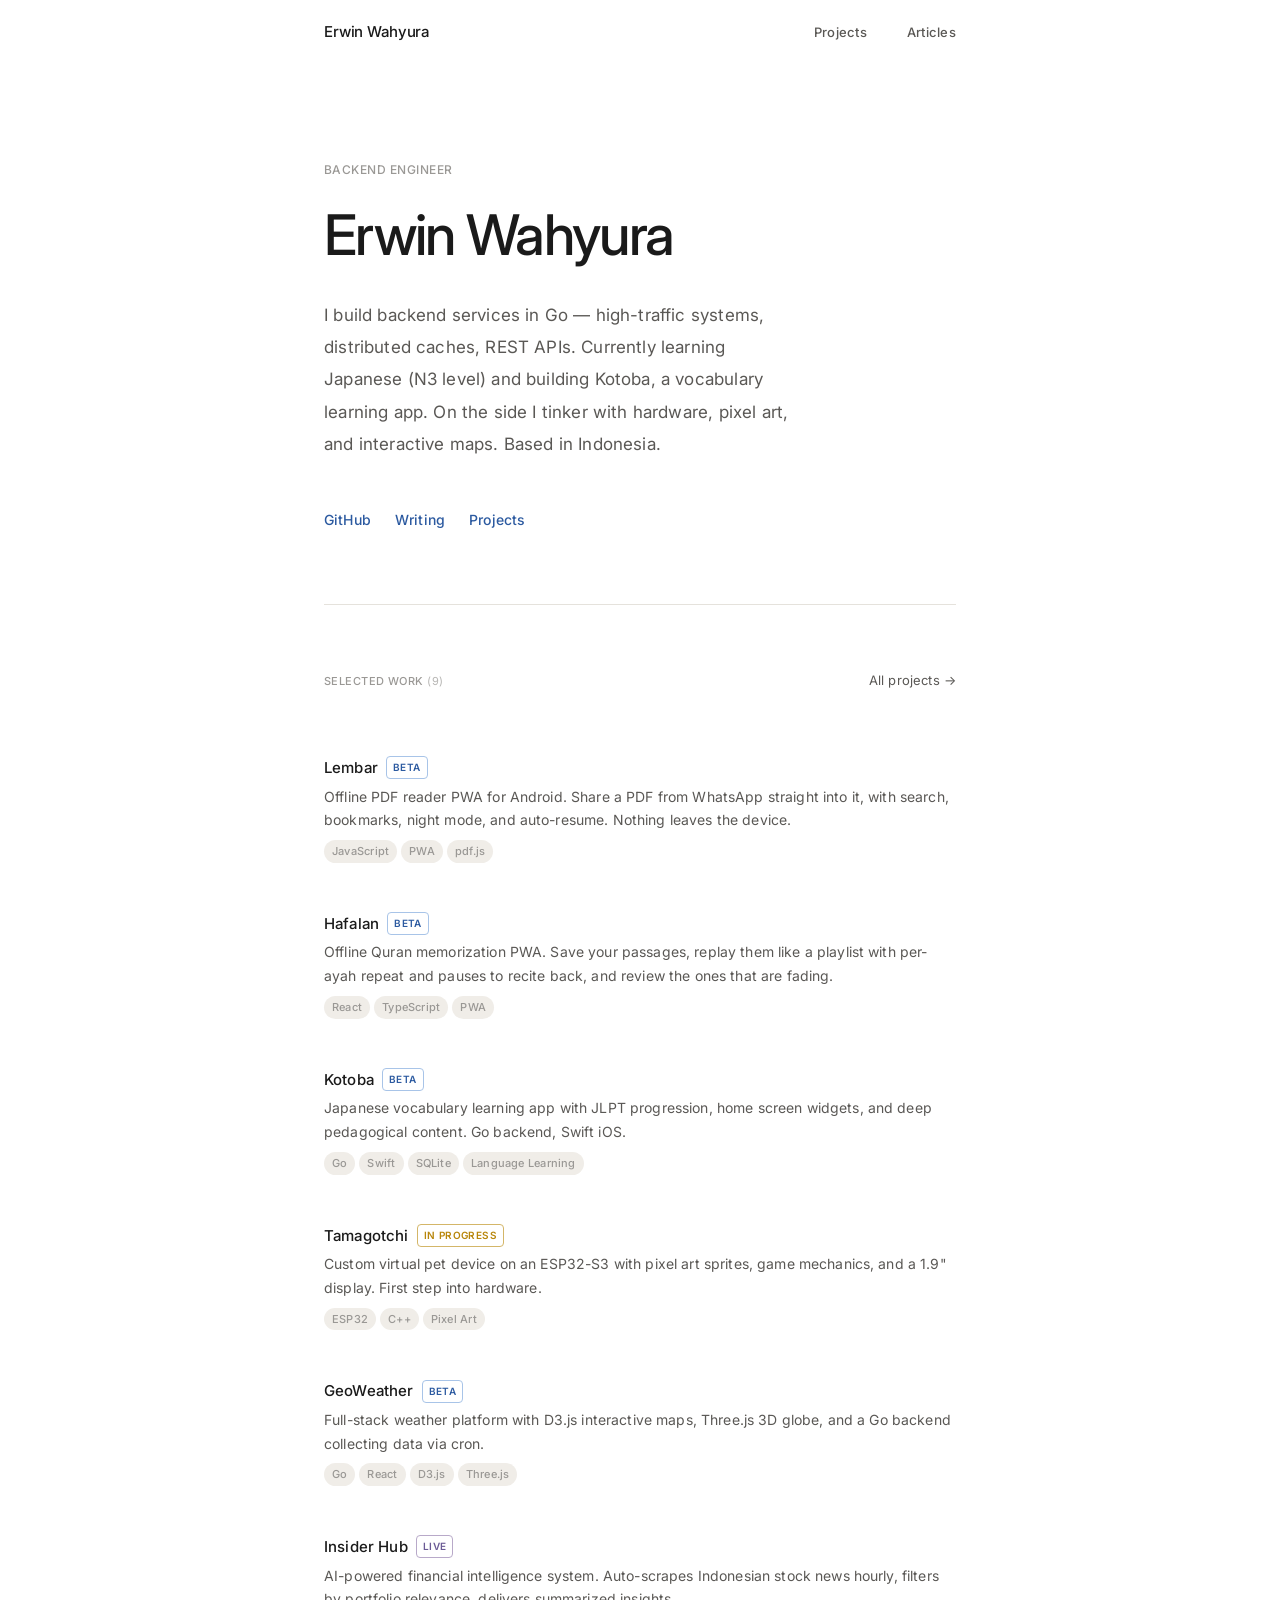
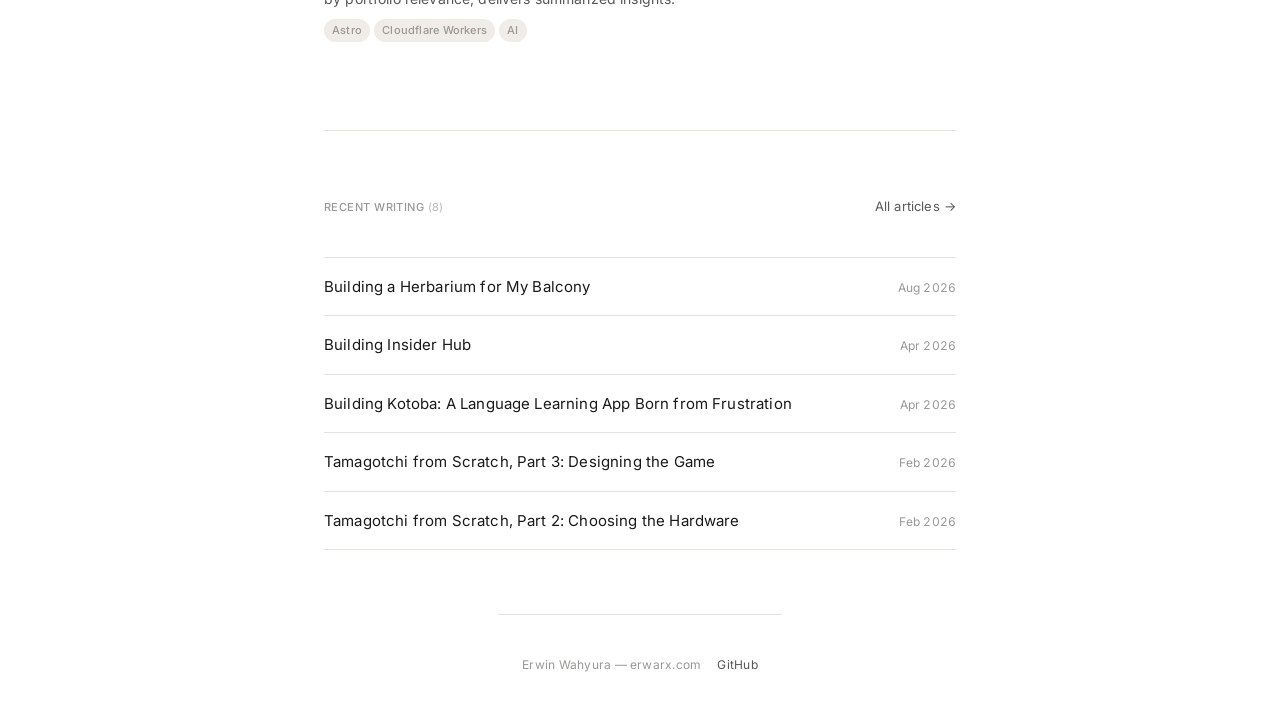
<file: index.html>
<!DOCTYPE html>
<html lang="en">
<head>
  <meta charset="UTF-8" />
  <meta name="viewport" content="width=device-width, initial-scale=1.0" />
  <title>Erwin Wahyura</title>
  <meta name="description" content="Backend engineer building Go services, tools, and whatever else seems interesting. Based in Indonesia." />
  <meta name="theme-color" content="#ffffff" />
  <meta property="og:title" content="Erwin Wahyura" />
  <meta property="og:description" content="Backend engineer building Go services, tools, and whatever else seems interesting." />
  <meta property="og:type" content="website" />
  <meta property="og:url" content="https://erwinwahyura.github.io/erwinwahyura/" />
  <meta property="og:image" content="https://github-readme-stats.vercel.app/api?username=erwinwahyura&count_private=true&theme=solarized-dark&hide_title=true" />
  <link rel="canonical" href="https://erwinwahyura.github.io/erwinwahyura/" />
  <link rel="icon" href="data:image/svg+xml,<svg xmlns='http://www.w3.org/2000/svg' viewBox='0 0 100 100'><text y='.9em' font-size='90'>🎋</text></svg>" />
  <link rel="preconnect" href="https://fonts.googleapis.com" />
  <link rel="preconnect" href="https://fonts.gstatic.com" crossorigin />
  <link href="https://fonts.googleapis.com/css2?family=Inter:wght@400;500;600&display=swap" rel="stylesheet" />
  <link rel="stylesheet" href="style.css" />
</head>
<body>

  <header class="site-header">
    <nav class="nav">
      <a href="index.html" class="nav-logo">Erwin Wahyura</a>
      <div class="nav-links">
        <a href="projects.html">Projects</a>
        <a href="articles.html">Articles</a>
      </div>
    </nav>
  </header>

  <main>
    <section class="hero">
      <p class="hero-label">Backend Engineer</p>
      <h1 class="hero-name">Erwin Wahyura</h1>
      <p class="hero-bio">
        I build backend services in Go — high-traffic systems, distributed caches, REST APIs.
        Currently learning Japanese (N3 level) and building Kotoba, a vocabulary learning app.
        On the side I tinker with hardware, pixel art, and interactive maps.
        Based in Indonesia.
      </p>
      <div class="hero-links">
        <a href="https://github.com/erwinwahyura" target="_blank" rel="noopener noreferrer">GitHub</a>
        <a href="articles.html">Writing</a>
        <a href="projects.html">Projects</a>
      </div>
    </section>

    <section class="section">
      <div class="section-head">
        <span class="section-label">Selected work <span class="section-count">(9)</span></span>
        <a href="projects.html" class="section-more">All projects &rarr;</a>
      </div>
      <div class="project-list">

        <a href="projects.html#lembar" class="project-card">
          <div class="project-card-top">
            <span class="project-title">Lembar</span>
            <span class="badge badge-beta">Beta</span>
          </div>
          <p class="project-desc">Offline PDF reader PWA for Android. Share a PDF from WhatsApp straight into it, with search, bookmarks, night mode, and auto-resume. Nothing leaves the device.</p>
          <div class="project-tags">
            <span>JavaScript</span><span>PWA</span><span>pdf.js</span>
          </div>
        </a>

        <a href="projects.html#hafalan" class="project-card">
          <div class="project-card-top">
            <span class="project-title">Hafalan</span>
            <span class="badge badge-beta">Beta</span>
          </div>
          <p class="project-desc">Offline Quran memorization PWA. Save your passages, replay them like a playlist with per-ayah repeat and pauses to recite back, and review the ones that are fading.</p>
          <div class="project-tags">
            <span>React</span><span>TypeScript</span><span>PWA</span>
          </div>
        </a>

        <a href="projects.html#kotoba" class="project-card">
          <div class="project-card-top">
            <span class="project-title">Kotoba</span>
            <span class="badge badge-beta">Beta</span>
          </div>
          <p class="project-desc">Japanese vocabulary learning app with JLPT progression, home screen widgets, and deep pedagogical content. Go backend, Swift iOS.</p>
          <div class="project-tags">
            <span>Go</span><span>Swift</span><span>SQLite</span><span>Language Learning</span>
          </div>
        </a>

        <a href="projects.html#tamagotchi" class="project-card">
          <div class="project-card-top">
            <span class="project-title">Tamagotchi</span>
            <span class="badge badge-progress">In progress</span>
          </div>
          <p class="project-desc">Custom virtual pet device on an ESP32-S3 with pixel art sprites, game mechanics, and a 1.9&quot; display. First step into hardware.</p>
          <div class="project-tags">
            <span>ESP32</span><span>C++</span><span>Pixel Art</span>
          </div>
        </a>

        <a href="projects.html#geoweather" class="project-card">
          <div class="project-card-top">
            <span class="project-title">GeoWeather</span>
            <span class="badge badge-beta">Beta</span>
          </div>
          <p class="project-desc">Full-stack weather platform with D3.js interactive maps, Three.js 3D globe, and a Go backend collecting data via cron.</p>
          <div class="project-tags">
            <span>Go</span><span>React</span><span>D3.js</span><span>Three.js</span>
          </div>
        </a>

        <a href="projects.html#insider-hub" class="project-card">
          <div class="project-card-top">
            <span class="project-title">Insider Hub</span>
            <span class="badge badge-live">Live</span>
          </div>
          <p class="project-desc">AI-powered financial intelligence system. Auto-scrapes Indonesian stock news hourly, filters by portfolio relevance, delivers summarized insights.</p>
          <div class="project-tags">
            <span>Astro</span><span>Cloudflare Workers</span><span>AI</span>
          </div>
        </a>

      </div>
    </section>

    <section class="section">
      <div class="section-head">
        <span class="section-label">Recent writing <span class="section-count">(8)</span></span>
        <a href="articles.html" class="section-more">All articles &rarr;</a>
      </div>
      <div class="article-list">

        <a href="articles/balcony-herbarium.html" class="article-row">
          <span class="article-title">Building a Herbarium for My Balcony</span>
          <span class="article-meta">Aug 2026</span>
        </a>

        <a href="articles/building-insider-hub.html" class="article-row">
          <span class="article-title">Building Insider Hub</span>
          <span class="article-meta">Apr 2026</span>
        </a>

        <a href="articles/building-kotoba.html" class="article-row">
          <span class="article-title">Building Kotoba: A Language Learning App Born from Frustration</span>
          <span class="article-meta">Apr 2026</span>
        </a>

        <a href="articles/tamagotchi-part-3.html" class="article-row">
          <span class="article-title">Tamagotchi from Scratch, Part 3: Designing the Game</span>
          <span class="article-meta">Feb 2026</span>
        </a>

        <a href="articles/tamagotchi-part-2.html" class="article-row">
          <span class="article-title">Tamagotchi from Scratch, Part 2: Choosing the Hardware</span>
          <span class="article-meta">Feb 2026</span>
        </a>

      </div>
    </section>
  </main>

  <footer class="site-footer">
    <span>Erwin Wahyura &mdash; erwarx.com</span>
    <a href="https://github.com/erwinwahyura" target="_blank" rel="noopener noreferrer">GitHub</a>
  </footer>

</body>
</html>
</file>
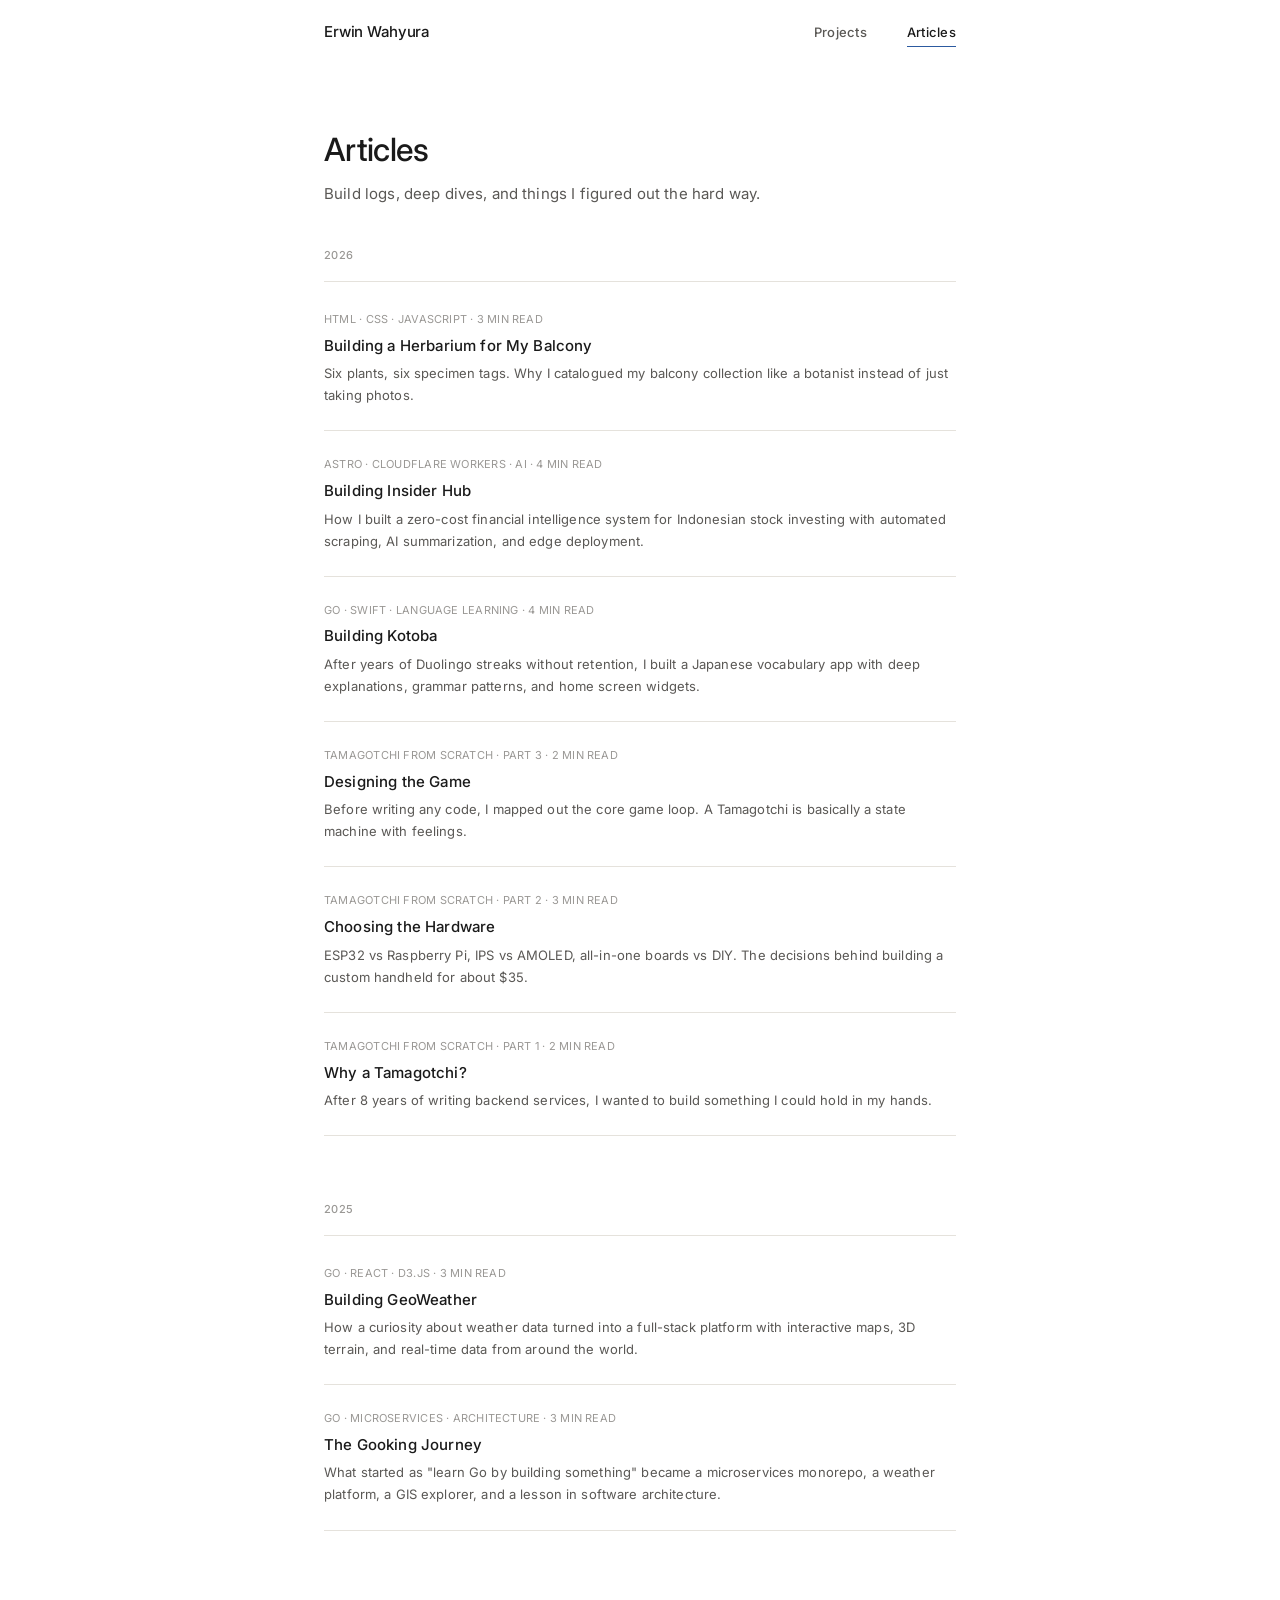
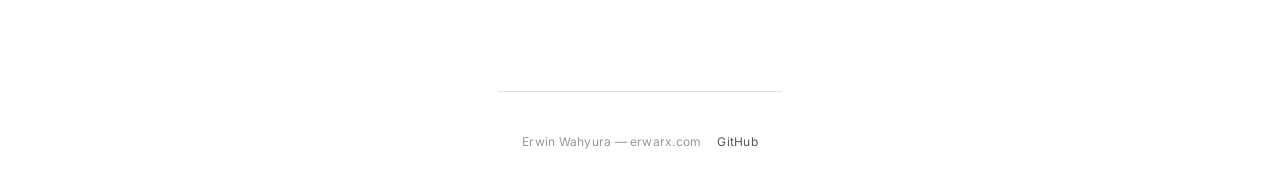
<file: articles.html>
<!DOCTYPE html>
<html lang="en">
<head>
  <meta charset="UTF-8" />
  <meta name="viewport" content="width=device-width, initial-scale=1.0" />
  <title>Articles &mdash; Erwin Wahyura</title>
  <meta name="description" content="Writing by Erwin Wahyura on Go, hardware, and building things. Build logs, deep dives, and things figured out the hard way." />
  <meta name="theme-color" content="#ffffff" />
  <meta property="og:title" content="Articles — Erwin Wahyura" />
  <meta property="og:description" content="Build logs, deep dives, and things I figured out the hard way." />
  <meta property="og:type" content="website" />
  <meta property="og:url" content="https://erwinwahyura.github.io/erwinwahyura/articles.html" />
  <link rel="canonical" href="https://erwinwahyura.github.io/erwinwahyura/articles.html" />
  <link rel="icon" href="data:image/svg+xml,<svg xmlns='http://www.w3.org/2000/svg' viewBox='0 0 100 100'><text y='.9em' font-size='90'>🎋</text></svg>" />
  <link rel="preconnect" href="https://fonts.googleapis.com" />
  <link rel="preconnect" href="https://fonts.gstatic.com" crossorigin />
  <link href="https://fonts.googleapis.com/css2?family=Inter:wght@400;500;600&display=swap" rel="stylesheet" />
  <link rel="stylesheet" href="style.css" />
</head>
<body>

  <header class="site-header">
    <nav class="nav">
      <a href="index.html" class="nav-logo">Erwin Wahyura</a>
      <div class="nav-links">
        <a href="projects.html">Projects</a>
        <a href="articles.html" class="active">Articles</a>
      </div>
    </nav>
  </header>

  <main>
    <div class="page-header">
      <h1>Articles</h1>
      <p>Build logs, deep dives, and things I figured out the hard way.</p>
    </div>

    <div class="articles-list">

      <div class="articles-group">
        <div class="articles-year">2026</div>

        <a href="articles/balcony-herbarium.html" class="article-item">
          <div class="article-item-tag">HTML &middot; CSS &middot; JavaScript &middot; 3 min read</div>
          <div class="article-item-title">Building a Herbarium for My Balcony</div>
          <div class="article-item-excerpt">Six plants, six specimen tags. Why I catalogued my balcony collection like a botanist instead of just taking photos.</div>
        </a>

        <a href="articles/building-insider-hub.html" class="article-item">
          <div class="article-item-tag">Astro &middot; Cloudflare Workers &middot; AI &middot; 4 min read</div>
          <div class="article-item-title">Building Insider Hub</div>
          <div class="article-item-excerpt">How I built a zero-cost financial intelligence system for Indonesian stock investing with automated scraping, AI summarization, and edge deployment.</div>
        </a>

        <a href="articles/building-kotoba.html" class="article-item">
          <div class="article-item-tag">Go &middot; Swift &middot; Language Learning &middot; 4 min read</div>
          <div class="article-item-title">Building Kotoba</div>
          <div class="article-item-excerpt">After years of Duolingo streaks without retention, I built a Japanese vocabulary app with deep explanations, grammar patterns, and home screen widgets.</div>
        </a>

        <a href="articles/tamagotchi-part-3.html" class="article-item">
          <div class="article-item-tag">Tamagotchi from Scratch &middot; Part 3 &middot; 2 min read</div>
          <div class="article-item-title">Designing the Game</div>
          <div class="article-item-excerpt">Before writing any code, I mapped out the core game loop. A Tamagotchi is basically a state machine with feelings.</div>
        </a>

        <a href="articles/tamagotchi-part-2.html" class="article-item">
          <div class="article-item-tag">Tamagotchi from Scratch &middot; Part 2 &middot; 3 min read</div>
          <div class="article-item-title">Choosing the Hardware</div>
          <div class="article-item-excerpt">ESP32 vs Raspberry Pi, IPS vs AMOLED, all-in-one boards vs DIY. The decisions behind building a custom handheld for about $35.</div>
        </a>

        <a href="articles/tamagotchi-part-1.html" class="article-item">
          <div class="article-item-tag">Tamagotchi from Scratch &middot; Part 1 &middot; 2 min read</div>
          <div class="article-item-title">Why a Tamagotchi?</div>
          <div class="article-item-excerpt">After 8 years of writing backend services, I wanted to build something I could hold in my hands.</div>
        </a>
      </div>

      <div class="articles-group">
        <div class="articles-year">2025</div>

        <a href="articles/building-geoweather.html" class="article-item">
          <div class="article-item-tag">Go &middot; React &middot; D3.js &middot; 3 min read</div>
          <div class="article-item-title">Building GeoWeather</div>
          <div class="article-item-excerpt">How a curiosity about weather data turned into a full-stack platform with interactive maps, 3D terrain, and real-time data from around the world.</div>
        </a>

        <a href="articles/the-gooking-journey.html" class="article-item">
          <div class="article-item-tag">Go &middot; Microservices &middot; Architecture &middot; 3 min read</div>
          <div class="article-item-title">The Gooking Journey</div>
          <div class="article-item-excerpt">What started as "learn Go by building something" became a microservices monorepo, a weather platform, a GIS explorer, and a lesson in software architecture.</div>
        </a>
      </div>

    </div>
  </main>

  <footer class="site-footer">
    <span>Erwin Wahyura &mdash; erwarx.com</span>
    <a href="https://github.com/erwinwahyura" target="_blank" rel="noopener noreferrer">GitHub</a>
  </footer>

</body>
</html>
</file>
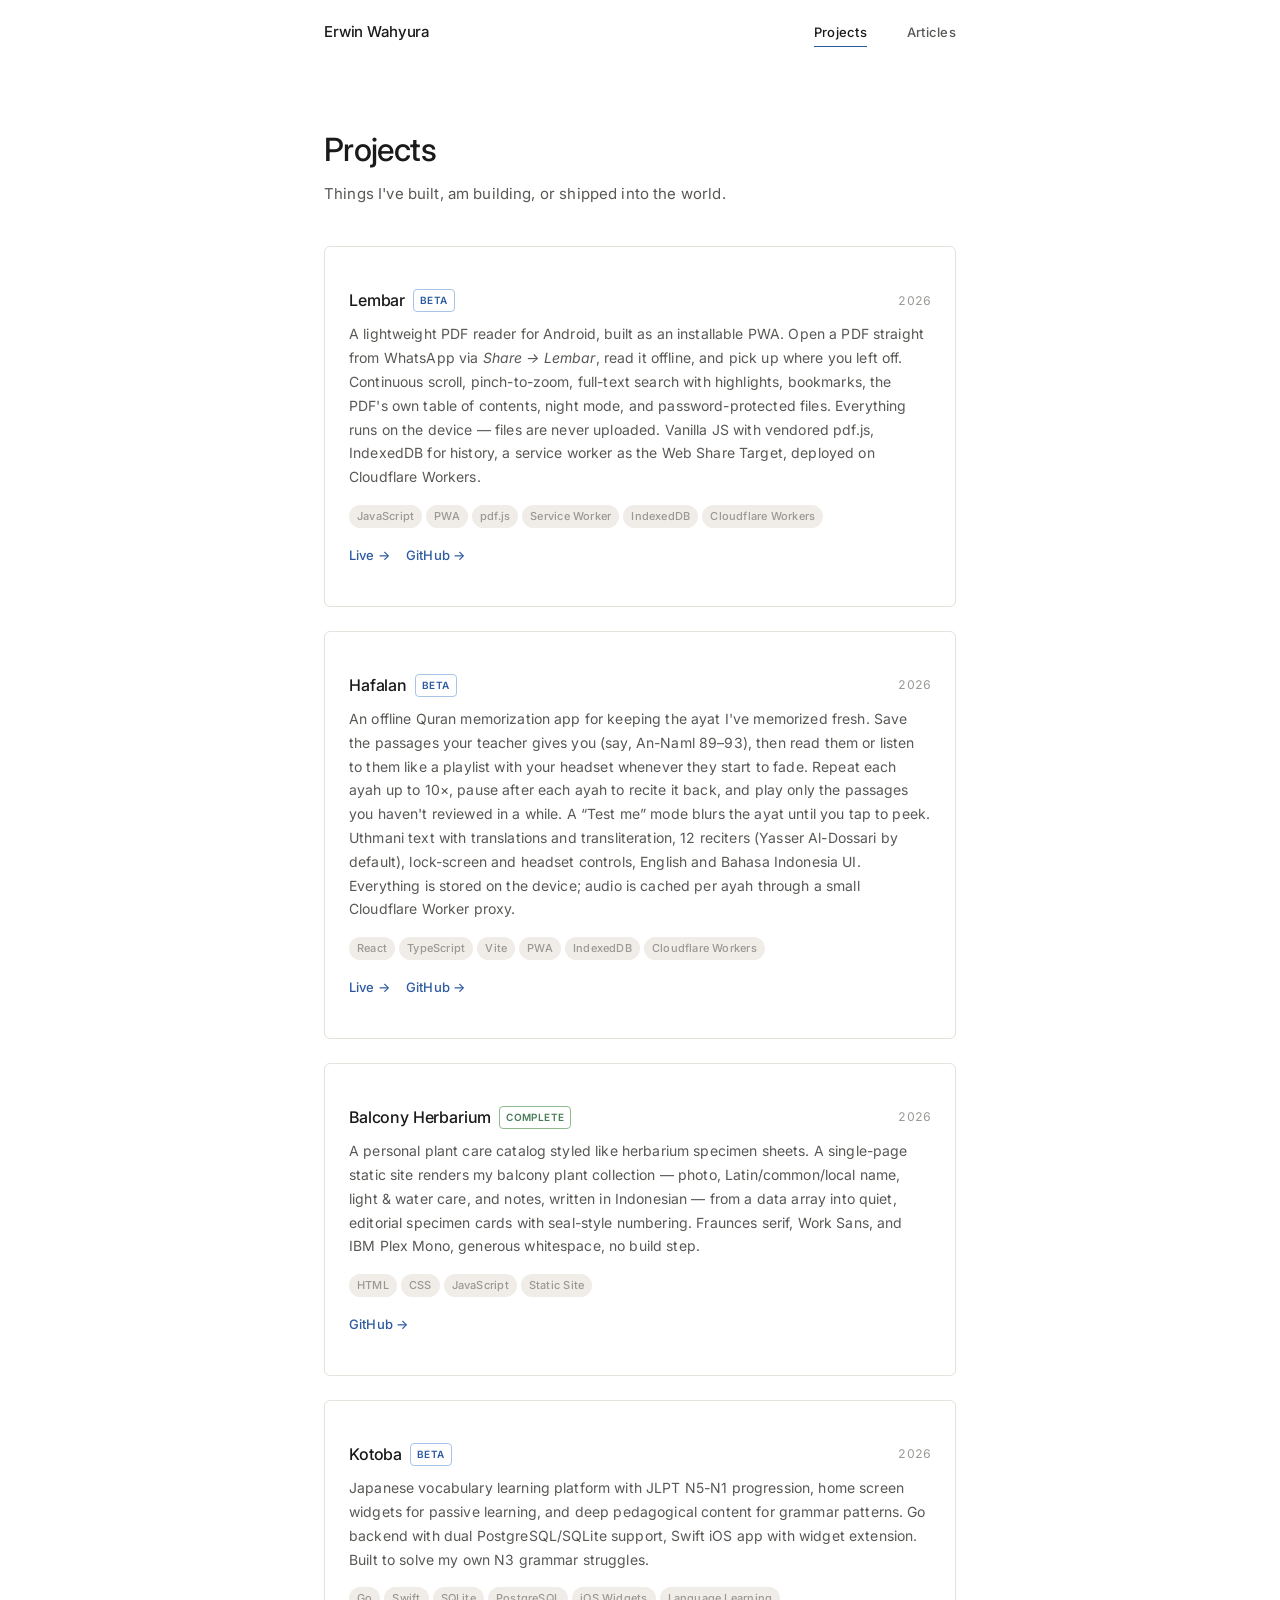
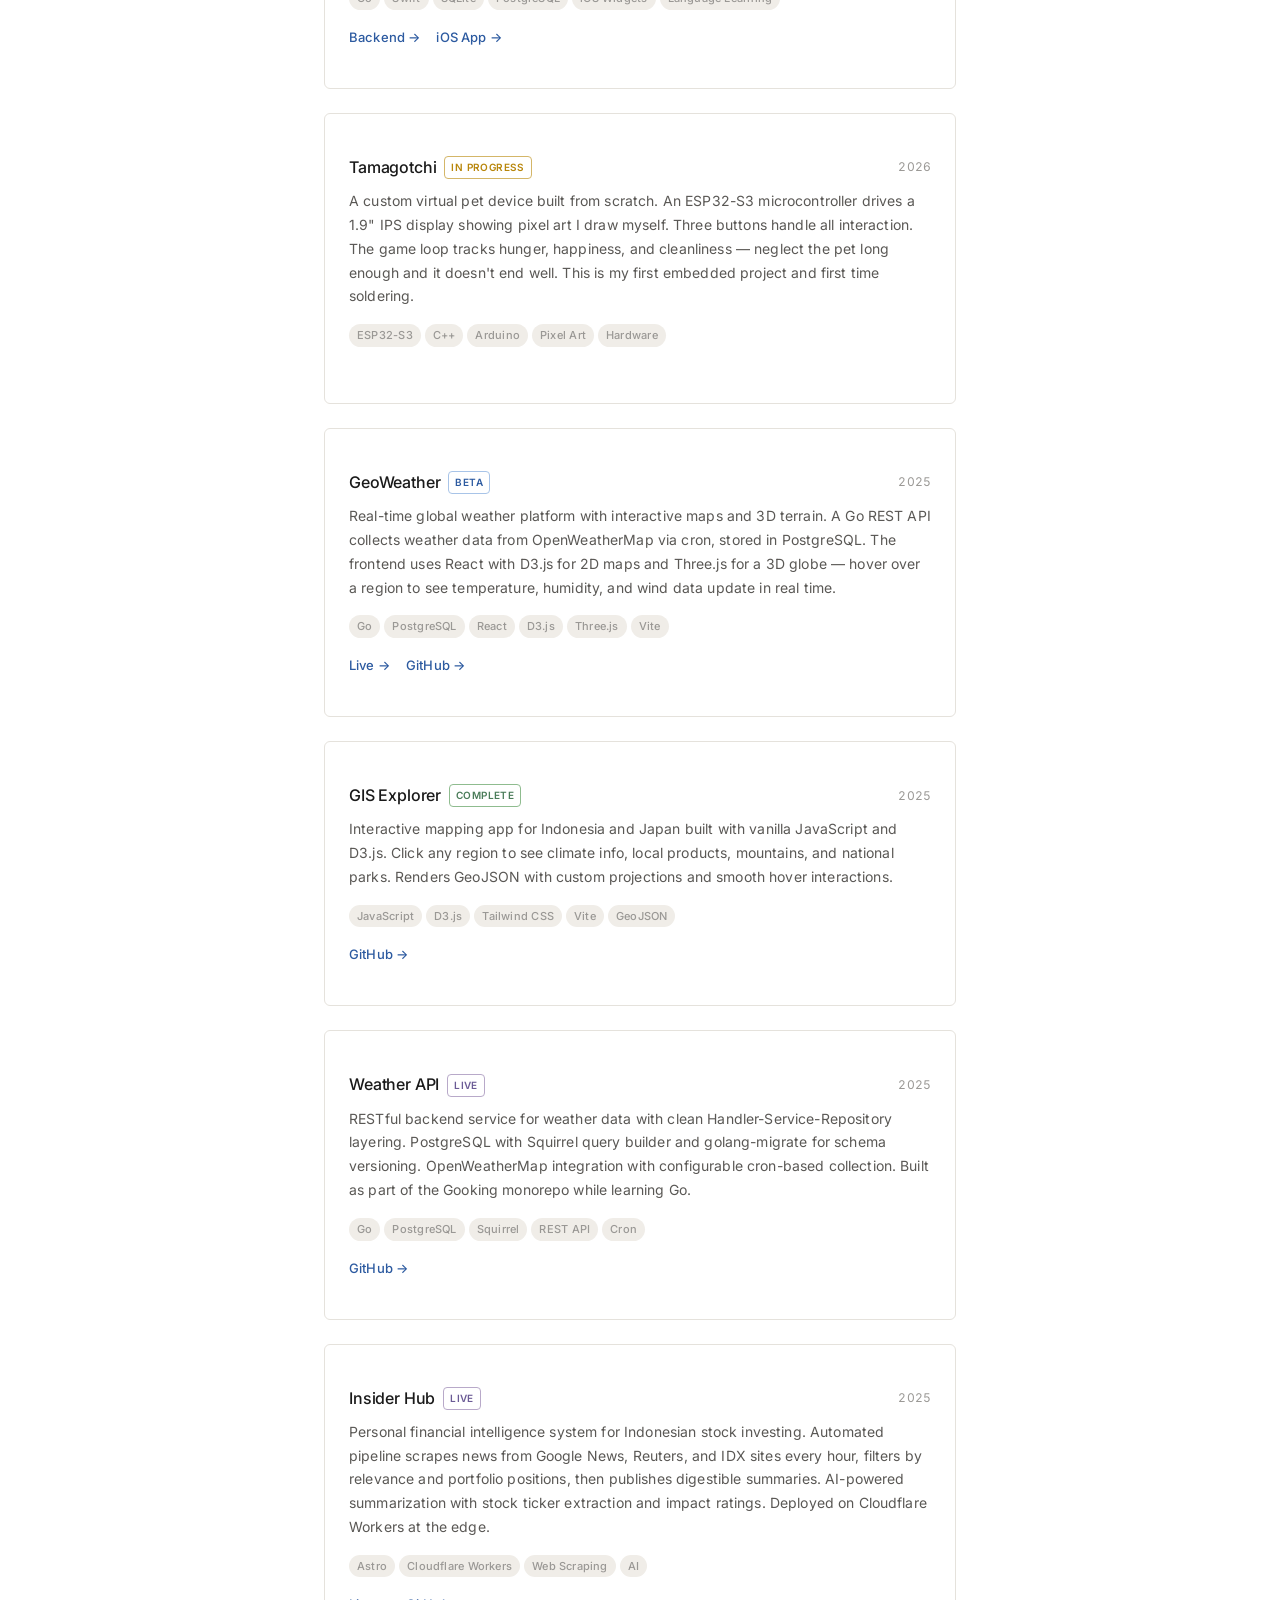
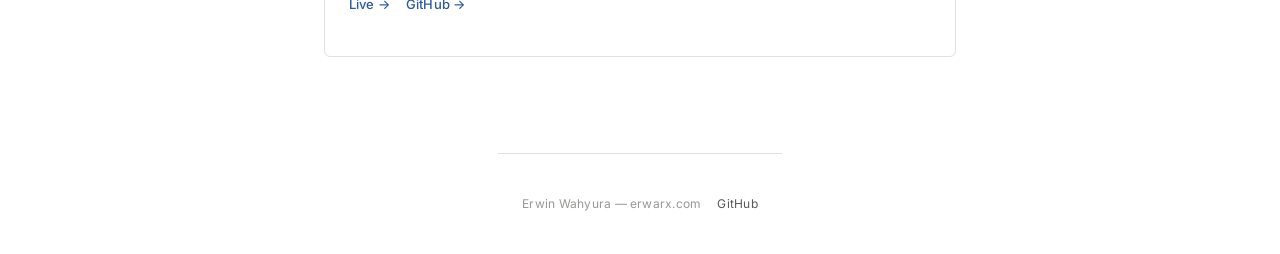
<file: projects.html>
<!DOCTYPE html>
<html lang="en">
<head>
  <meta charset="UTF-8" />
  <meta name="viewport" content="width=device-width, initial-scale=1.0" />
  <title>Projects &mdash; Erwin Wahyura</title>
  <meta name="description" content="Projects by Erwin Wahyura — Lembar, Hafalan, Kotoba, Tamagotchi, GeoWeather, Insider Hub, and more." />
  <meta name="theme-color" content="#ffffff" />
  <meta property="og:title" content="Projects — Erwin Wahyura" />
  <meta property="og:description" content="Things I've built, am building, or shipped into the world." />
  <meta property="og:type" content="website" />
  <meta property="og:url" content="https://erwinwahyura.github.io/erwinwahyura/projects.html" />
  <link rel="canonical" href="https://erwinwahyura.github.io/erwinwahyura/projects.html" />
  <link rel="icon" href="data:image/svg+xml,<svg xmlns='http://www.w3.org/2000/svg' viewBox='0 0 100 100'><text y='.9em' font-size='90'>🎋</text></svg>" />
  <link rel="preconnect" href="https://fonts.googleapis.com" />
  <link rel="preconnect" href="https://fonts.gstatic.com" crossorigin />
  <link href="https://fonts.googleapis.com/css2?family=Inter:wght@400;500;600&display=swap" rel="stylesheet" />
  <link rel="stylesheet" href="style.css" />
</head>
<body>

  <header class="site-header">
    <nav class="nav">
      <a href="index.html" class="nav-logo">Erwin Wahyura</a>
      <div class="nav-links">
        <a href="projects.html" class="active">Projects</a>
        <a href="articles.html">Articles</a>
      </div>
    </nav>
  </header>

  <main>
    <div class="page-header">
      <h1>Projects</h1>
      <p>Things I've built, am building, or shipped into the world.</p>
    </div>

    <div class="projects-grid">

      <div class="project-item" id="lembar">
        <div class="project-item-head">
          <span class="project-item-title">Lembar</span>
          <span class="badge badge-beta">Beta</span>
          <span class="project-item-year">2026</span>
        </div>
        <p class="project-item-desc">
          A lightweight PDF reader for Android, built as an installable PWA. Open a PDF straight from WhatsApp via <em>Share &rarr; Lembar</em>, read it offline, and pick up where you left off. Continuous scroll, pinch-to-zoom, full-text search with highlights, bookmarks, the PDF's own table of contents, night mode, and password-protected files. Everything runs on the device &mdash; files are never uploaded. Vanilla JS with vendored pdf.js, IndexedDB for history, a service worker as the Web Share Target, deployed on Cloudflare Workers.
        </p>
        <div class="project-item-tags">
          <span>JavaScript</span><span>PWA</span><span>pdf.js</span><span>Service Worker</span><span>IndexedDB</span><span>Cloudflare Workers</span>
        </div>
        <div class="project-item-links">
          <a href="https://lembar.erwarx.com" target="_blank" rel="noopener noreferrer">Live &rarr;</a>
          <a href="https://github.com/erwinwahyura/pdf-reader" target="_blank" rel="noopener noreferrer">GitHub &rarr;</a>
        </div>
      </div>

      <div class="project-item" id="hafalan">
        <div class="project-item-head">
          <span class="project-item-title">Hafalan</span>
          <span class="badge badge-beta">Beta</span>
          <span class="project-item-year">2026</span>
        </div>
        <p class="project-item-desc">
          An offline Quran memorization app for keeping the ayat I've memorized fresh. Save the passages your teacher gives you (say, An-Naml 89&ndash;93), then read them or listen to them like a playlist with your headset whenever they start to fade. Repeat each ayah up to 10&times;, pause after each ayah to recite it back, and play only the passages you haven't reviewed in a while. A &ldquo;Test me&rdquo; mode blurs the ayat until you tap to peek. Uthmani text with translations and transliteration, 12 reciters (Yasser Al-Dossari by default), lock-screen and headset controls, English and Bahasa Indonesia UI. Everything is stored on the device; audio is cached per ayah through a small Cloudflare Worker proxy.
        </p>
        <div class="project-item-tags">
          <span>React</span><span>TypeScript</span><span>Vite</span><span>PWA</span><span>IndexedDB</span><span>Cloudflare Workers</span>
        </div>
        <div class="project-item-links">
          <a href="https://quran.erwarx.com" target="_blank" rel="noopener noreferrer">Live &rarr;</a>
          <a href="https://github.com/erwinwahyura/quran-memorize" target="_blank" rel="noopener noreferrer">GitHub &rarr;</a>
        </div>
      </div>

      <div class="project-item" id="balcony-herbarium">
        <div class="project-item-head">
          <span class="project-item-title">Balcony Herbarium</span>
          <span class="badge badge-done">Complete</span>
          <span class="project-item-year">2026</span>
        </div>
        <p class="project-item-desc">
          A personal plant care catalog styled like herbarium specimen sheets. A single-page static site renders my balcony plant collection &mdash; photo, Latin/common/local name, light &amp; water care, and notes, written in Indonesian &mdash; from a data array into quiet, editorial specimen cards with seal-style numbering. Fraunces serif, Work Sans, and IBM Plex Mono, generous whitespace, no build step.
        </p>
        <div class="project-item-tags">
          <span>HTML</span><span>CSS</span><span>JavaScript</span><span>Static Site</span>
        </div>
        <div class="project-item-links">
          <a href="https://github.com/erwinwahyura/balcony-herbarium" target="_blank" rel="noopener noreferrer">GitHub &rarr;</a>
        </div>
      </div>

      <div class="project-item" id="kotoba">
        <div class="project-item-head">
          <span class="project-item-title">Kotoba</span>
          <span class="badge badge-beta">Beta</span>
          <span class="project-item-year">2026</span>
        </div>
        <p class="project-item-desc">
          Japanese vocabulary learning platform with JLPT N5-N1 progression, home screen widgets for passive learning, and deep pedagogical content for grammar patterns. Go backend with dual PostgreSQL/SQLite support, Swift iOS app with widget extension. Built to solve my own N3 grammar struggles.
        </p>
        <div class="project-item-tags">
          <span>Go</span><span>Swift</span><span>SQLite</span><span>PostgreSQL</span><span>iOS Widgets</span><span>Language Learning</span>
        </div>
        <div class="project-item-links">
          <a href="https://github.com/erwinwahyura/daily-kotoba" target="_blank" rel="noopener noreferrer">Backend &rarr;</a>
          <a href="https://github.com/erwinwahyura/daily-kotoba-app" target="_blank" rel="noopener noreferrer">iOS App &rarr;</a>
        </div>
      </div>

      <div class="project-item" id="tamagotchi">
        <div class="project-item-head">
          <span class="project-item-title">Tamagotchi</span>
          <span class="badge badge-progress">In progress</span>
          <span class="project-item-year">2026</span>
        </div>
        <p class="project-item-desc">
          A custom virtual pet device built from scratch. An ESP32-S3 microcontroller drives a 1.9&quot; IPS display showing pixel art I draw myself. Three buttons handle all interaction. The game loop tracks hunger, happiness, and cleanliness &mdash; neglect the pet long enough and it doesn't end well. This is my first embedded project and first time soldering.
        </p>
        <div class="project-item-tags">
          <span>ESP32-S3</span><span>C++</span><span>Arduino</span><span>Pixel Art</span><span>Hardware</span>
        </div>
      </div>

      <div class="project-item" id="geoweather">
        <div class="project-item-head">
          <span class="project-item-title">GeoWeather</span>
          <span class="badge badge-beta">Beta</span>
          <span class="project-item-year">2025</span>
        </div>
        <p class="project-item-desc">
          Real-time global weather platform with interactive maps and 3D terrain. A Go REST API collects weather data from OpenWeatherMap via cron, stored in PostgreSQL. The frontend uses React with D3.js for 2D maps and Three.js for a 3D globe &mdash; hover over a region to see temperature, humidity, and wind data update in real time.
        </p>
        <div class="project-item-tags">
          <span>Go</span><span>PostgreSQL</span><span>React</span><span>D3.js</span><span>Three.js</span><span>Vite</span>
        </div>
        <div class="project-item-links">
          <a href="https://weather.erwarx.com" target="_blank" rel="noopener noreferrer">Live &rarr;</a>
          <a href="https://github.com/erwinwahyura/gooking" target="_blank" rel="noopener noreferrer">GitHub &rarr;</a>
        </div>
      </div>

      <div class="project-item" id="gis">
        <div class="project-item-head">
          <span class="project-item-title">GIS Explorer</span>
          <span class="badge badge-done">Complete</span>
          <span class="project-item-year">2025</span>
        </div>
        <p class="project-item-desc">
          Interactive mapping app for Indonesia and Japan built with vanilla JavaScript and D3.js. Click any region to see climate info, local products, mountains, and national parks. Renders GeoJSON with custom projections and smooth hover interactions.
        </p>
        <div class="project-item-tags">
          <span>JavaScript</span><span>D3.js</span><span>Tailwind CSS</span><span>Vite</span><span>GeoJSON</span>
        </div>
        <div class="project-item-links">
          <a href="https://github.com/erwinwahyura/gooking" target="_blank" rel="noopener noreferrer">GitHub &rarr;</a>
        </div>
      </div>

      <div class="project-item" id="weather-api">
        <div class="project-item-head">
          <span class="project-item-title">Weather API</span>
          <span class="badge badge-live">Live</span>
          <span class="project-item-year">2025</span>
        </div>
        <p class="project-item-desc">
          RESTful backend service for weather data with clean Handler-Service-Repository layering. PostgreSQL with Squirrel query builder and golang-migrate for schema versioning. OpenWeatherMap integration with configurable cron-based collection. Built as part of the Gooking monorepo while learning Go.
        </p>
        <div class="project-item-tags">
          <span>Go</span><span>PostgreSQL</span><span>Squirrel</span><span>REST API</span><span>Cron</span>
        </div>
        <div class="project-item-links">
          <a href="https://github.com/erwinwahyura/gooking" target="_blank" rel="noopener noreferrer">GitHub &rarr;</a>
        </div>
      </div>

      <div class="project-item" id="insider-hub">
        <div class="project-item-head">
          <span class="project-item-title">Insider Hub</span>
          <span class="badge badge-live">Live</span>
          <span class="project-item-year">2025</span>
        </div>
        <p class="project-item-desc">
          Personal financial intelligence system for Indonesian stock investing. Automated pipeline scrapes news from Google News, Reuters, and IDX sites every hour, filters by relevance and portfolio positions, then publishes digestible summaries. AI-powered summarization with stock ticker extraction and impact ratings. Deployed on Cloudflare Workers at the edge.
        </p>
        <div class="project-item-tags">
          <span>Astro</span><span>Cloudflare Workers</span><span>Web Scraping</span><span>AI</span>
        </div>
        <div class="project-item-links">
          <a href="https://insider-hub.erwinwahyura.workers.dev/" target="_blank" rel="noopener noreferrer">Live &rarr;</a>
          <a href="https://github.com/erwinwahyura/insider-hub" target="_blank" rel="noopener noreferrer">GitHub &rarr;</a>
        </div>
      </div>

    </div>
  </main>

  <footer class="site-footer">
    <span>Erwin Wahyura &mdash; erwarx.com</span>
    <a href="https://github.com/erwinwahyura" target="_blank" rel="noopener noreferrer">GitHub</a>
  </footer>

</body>
</html>
</file>
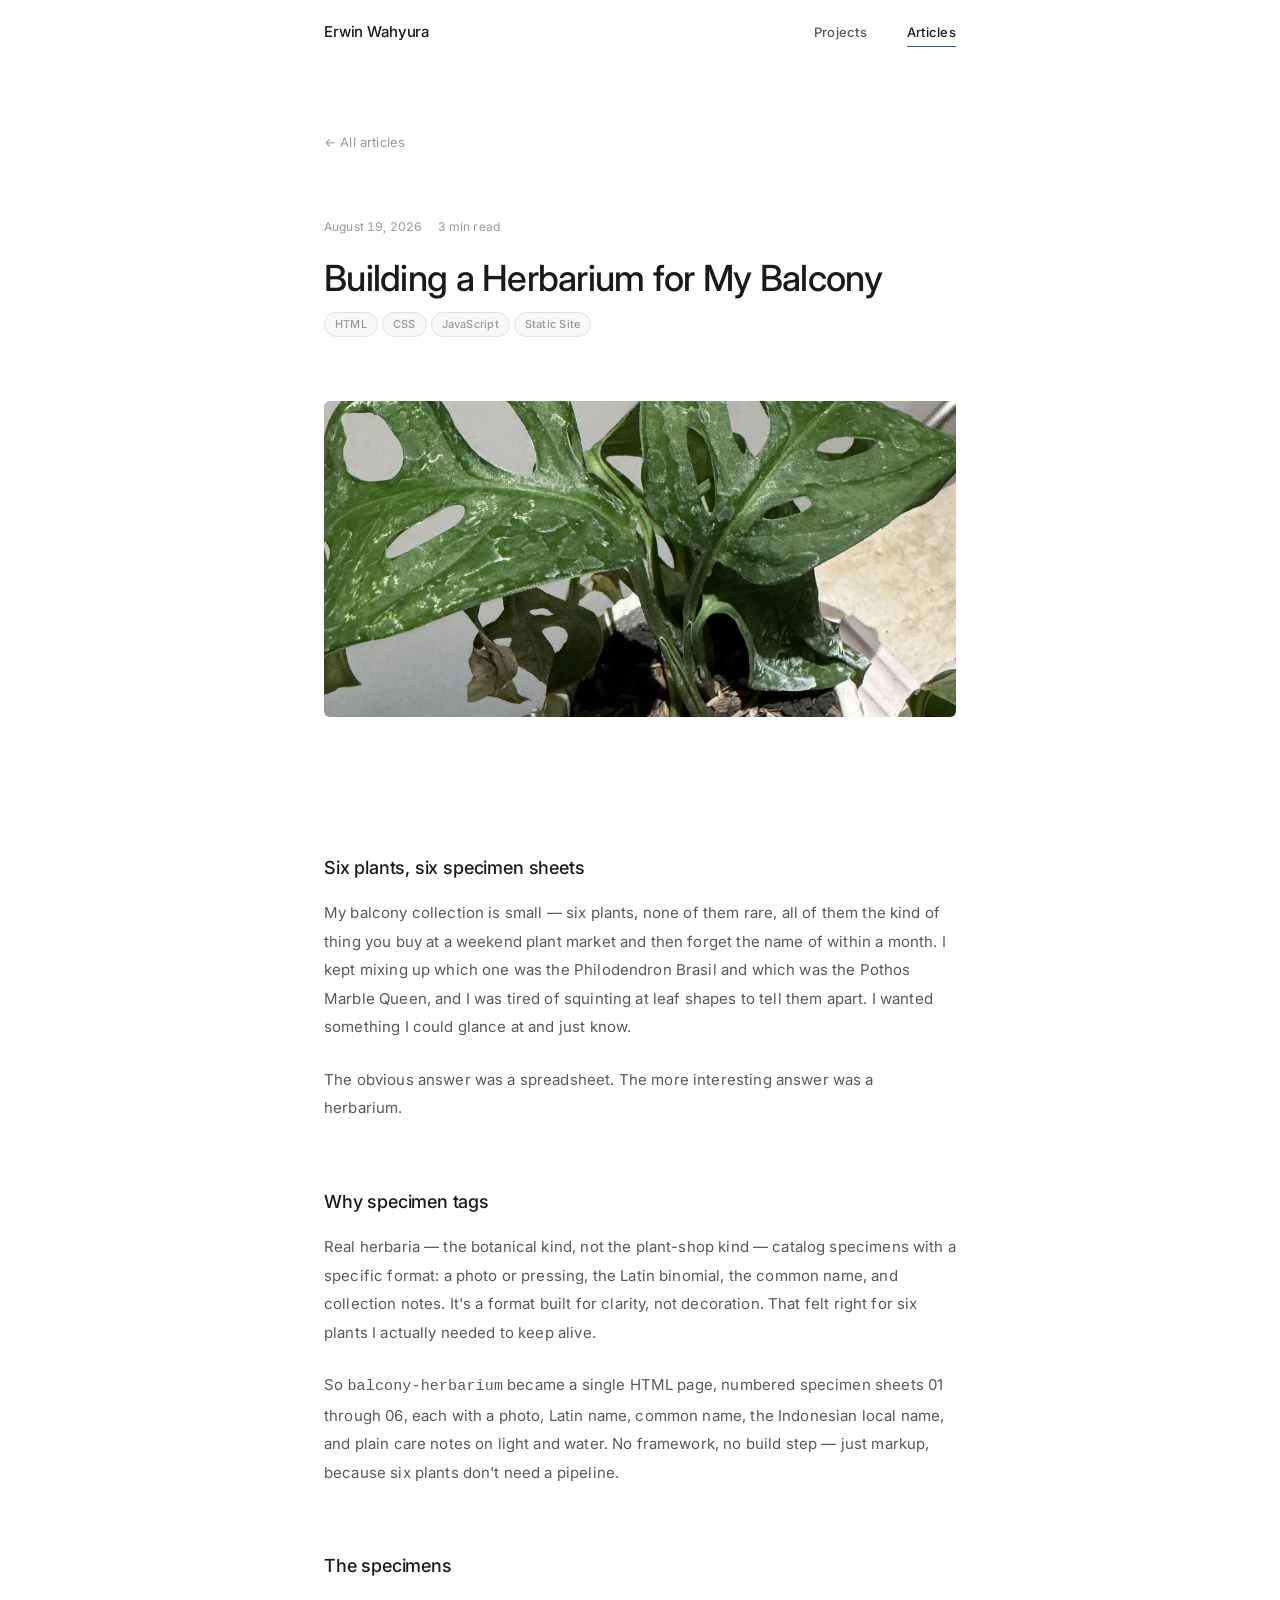
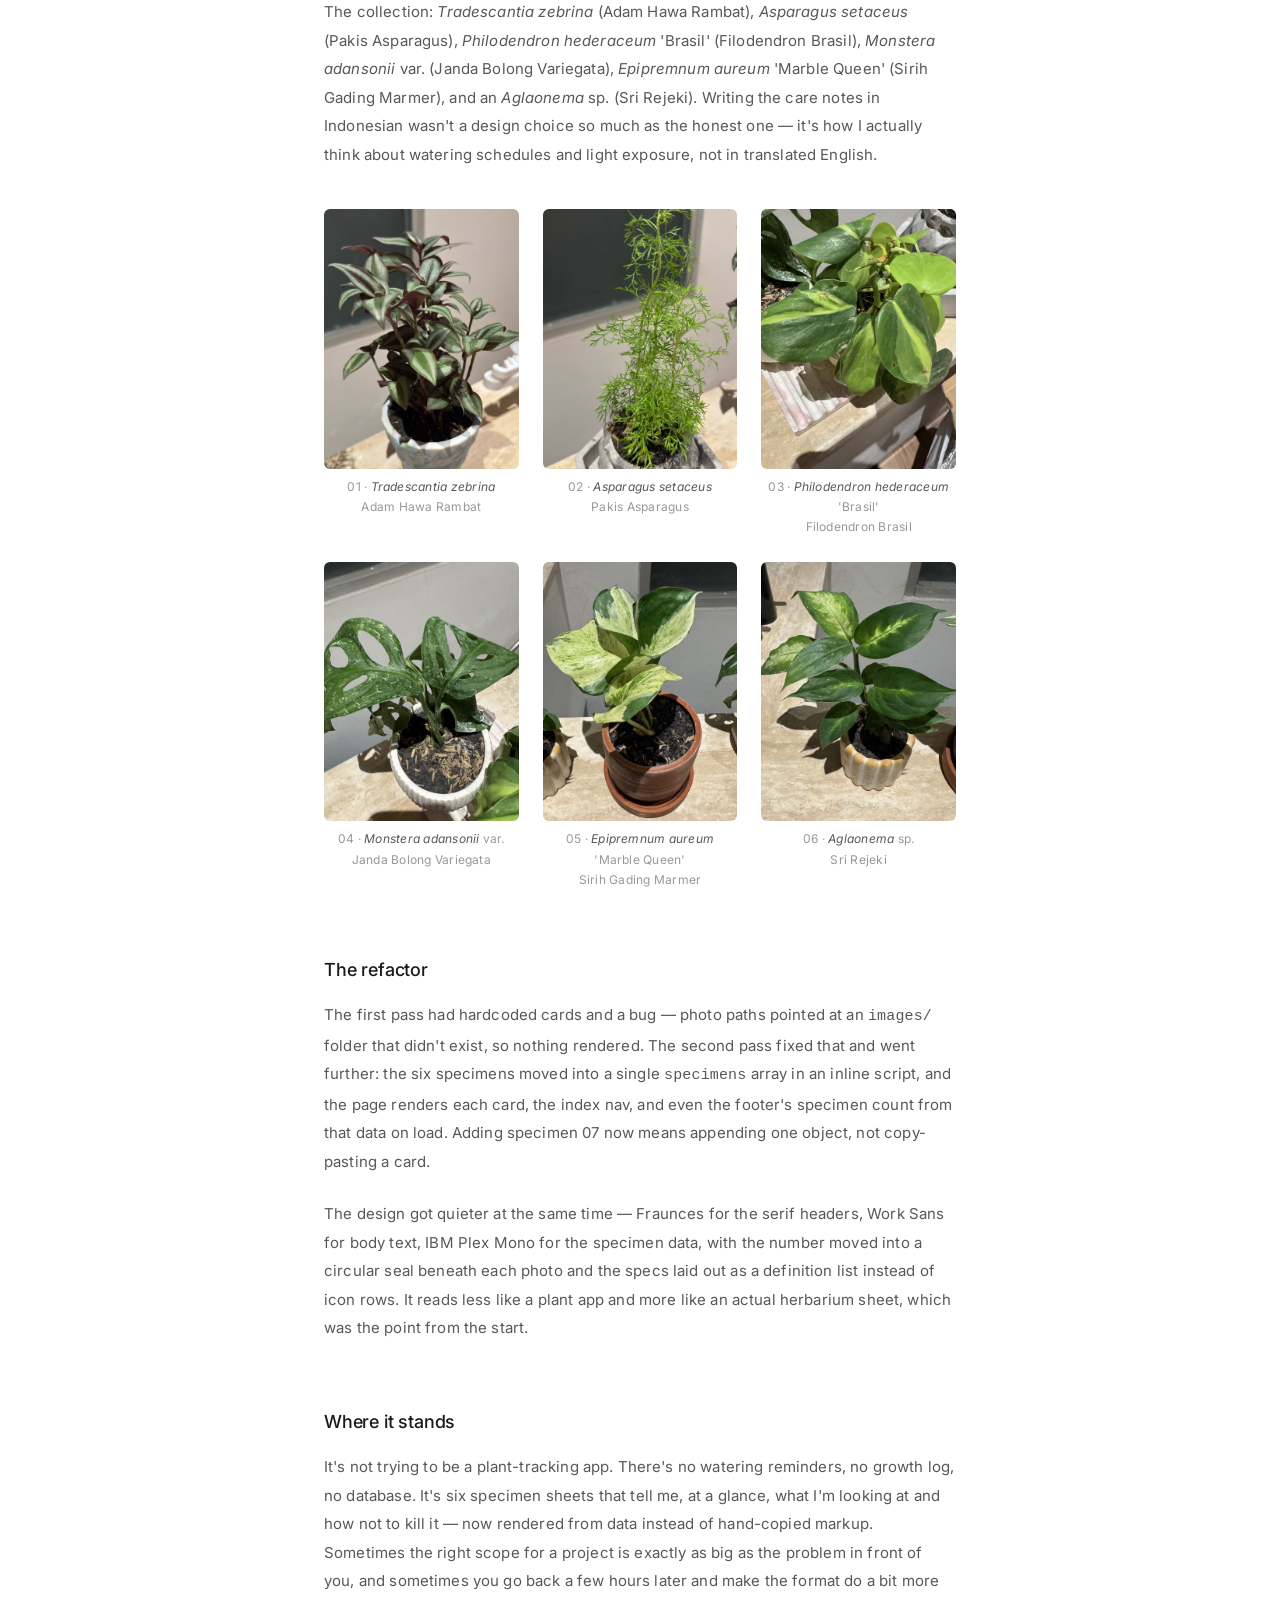
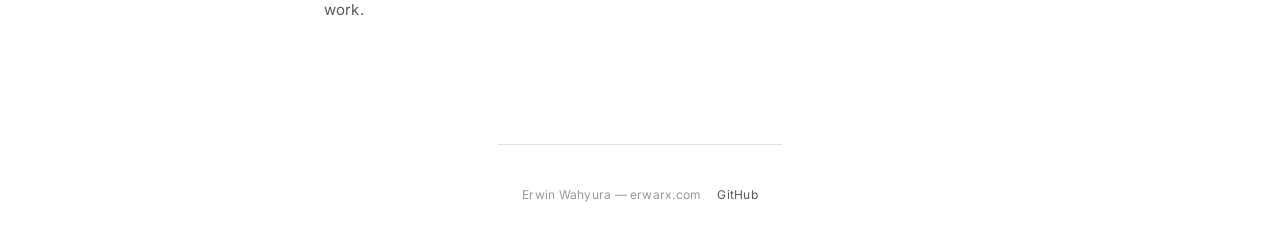
<file: articles/balcony-herbarium.html>
<!DOCTYPE html>
<html lang="en">
<head>
  <meta charset="UTF-8" />
  <meta name="viewport" content="width=device-width, initial-scale=1.0" />
  <title>Building a Herbarium for My Balcony &mdash; Erwin Wahyura</title>
  <link rel="preconnect" href="https://fonts.googleapis.com" />
  <link rel="preconnect" href="https://fonts.gstatic.com" crossorigin />
  <link href="https://fonts.googleapis.com/css2?family=Inter:wght@400;500;600&display=swap" rel="stylesheet" />
  <link rel="stylesheet" href="../style.css" />
</head>
<body>

  <header class="site-header">
    <nav class="nav">
      <a href="../index.html" class="nav-logo">Erwin Wahyura</a>
      <div class="nav-links">
        <a href="../projects.html">Projects</a>
        <a href="../articles.html" class="active">Articles</a>
      </div>
    </nav>
  </header>

  <main>
    <article class="article-detail">
      <a href="../articles.html" class="article-detail-back">&larr; All articles</a>

      <div class="article-detail-meta">
        <span class="article-detail-date">August 19, 2026</span>
        <span class="article-detail-read-time">3 min read</span>
      </div>

      <h1>Building a Herbarium for My Balcony</h1>

      <div class="article-detail-tags">
        <span>HTML</span>
        <span>CSS</span>
        <span>JavaScript</span>
        <span>Static Site</span>
      </div>

      <img
        class="article-cover"
        src="../assets/balcony-herbarium/04-monstera.jpg"
        alt="Monstera adansonii variegata, one of six specimens in the balcony collection"
      />

      <div class="article-body">
        <h2>Six plants, six specimen sheets</h2>
        <p>My balcony collection is small &mdash; six plants, none of them rare, all of them the kind of thing you buy at a weekend plant market and then forget the name of within a month. I kept mixing up which one was the Philodendron Brasil and which was the Pothos Marble Queen, and I was tired of squinting at leaf shapes to tell them apart. I wanted something I could glance at and just know.</p>
        <p>The obvious answer was a spreadsheet. The more interesting answer was a herbarium.</p>

        <h2>Why specimen tags</h2>
        <p>Real herbaria &mdash; the botanical kind, not the plant-shop kind &mdash; catalog specimens with a specific format: a photo or pressing, the Latin binomial, the common name, and collection notes. It's a format built for clarity, not decoration. That felt right for six plants I actually needed to keep alive.</p>
        <p>So <code>balcony-herbarium</code> became a single HTML page, numbered specimen sheets 01 through 06, each with a photo, Latin name, common name, the Indonesian local name, and plain care notes on light and water. No framework, no build step &mdash; just markup, because six plants don't need a pipeline.</p>

        <h2>The specimens</h2>
        <p>The collection: <em>Tradescantia zebrina</em> (Adam Hawa Rambat), <em>Asparagus setaceus</em> (Pakis Asparagus), <em>Philodendron hederaceum</em> 'Brasil' (Filodendron Brasil), <em>Monstera adansonii</em> var. (Janda Bolong Variegata), <em>Epipremnum aureum</em> 'Marble Queen' (Sirih Gading Marmer), and an <em>Aglaonema</em> sp. (Sri Rejeki). Writing the care notes in Indonesian wasn't a design choice so much as the honest one &mdash; it's how I actually think about watering schedules and light exposure, not in translated English.</p>

        <div class="specimen-grid">
          <figure>
            <img src="../assets/balcony-herbarium/01-tradescantia.jpg" alt="Tradescantia zebrina" loading="lazy" />
            <figcaption>01 &middot; <em>Tradescantia zebrina</em><br>Adam Hawa Rambat</figcaption>
          </figure>
          <figure>
            <img src="../assets/balcony-herbarium/02-asparagus.jpg" alt="Asparagus setaceus" loading="lazy" />
            <figcaption>02 &middot; <em>Asparagus setaceus</em><br>Pakis Asparagus</figcaption>
          </figure>
          <figure>
            <img src="../assets/balcony-herbarium/03-philodendron.jpg" alt="Philodendron hederaceum Brasil" loading="lazy" />
            <figcaption>03 &middot; <em>Philodendron hederaceum</em> 'Brasil'<br>Filodendron Brasil</figcaption>
          </figure>
          <figure>
            <img src="../assets/balcony-herbarium/04-monstera.jpg" alt="Monstera adansonii variegata" loading="lazy" />
            <figcaption>04 &middot; <em>Monstera adansonii</em> var.<br>Janda Bolong Variegata</figcaption>
          </figure>
          <figure>
            <img src="../assets/balcony-herbarium/05-pothos.jpg" alt="Epipremnum aureum Marble Queen" loading="lazy" />
            <figcaption>05 &middot; <em>Epipremnum aureum</em> 'Marble Queen'<br>Sirih Gading Marmer</figcaption>
          </figure>
          <figure>
            <img src="../assets/balcony-herbarium/06-aglaonema.jpg" alt="Aglaonema sp." loading="lazy" />
            <figcaption>06 &middot; <em>Aglaonema</em> sp.<br>Sri Rejeki</figcaption>
          </figure>
        </div>

        <h2>The refactor</h2>
        <p>The first pass had hardcoded cards and a bug &mdash; photo paths pointed at an <code>images/</code> folder that didn't exist, so nothing rendered. The second pass fixed that and went further: the six specimens moved into a single <code>specimens</code> array in an inline script, and the page renders each card, the index nav, and even the footer's specimen count from that data on load. Adding specimen 07 now means appending one object, not copy-pasting a card.</p>
        <p>The design got quieter at the same time &mdash; Fraunces for the serif headers, Work Sans for body text, IBM Plex Mono for the specimen data, with the number moved into a circular seal beneath each photo and the specs laid out as a definition list instead of icon rows. It reads less like a plant app and more like an actual herbarium sheet, which was the point from the start.</p>

        <h2>Where it stands</h2>
        <p>It's not trying to be a plant-tracking app. There's no watering reminders, no growth log, no database. It's six specimen sheets that tell me, at a glance, what I'm looking at and how not to kill it &mdash; now rendered from data instead of hand-copied markup. Sometimes the right scope for a project is exactly as big as the problem in front of you, and sometimes you go back a few hours later and make the format do a bit more work.</p>
      </div>
    </article>
  </main>

  <footer class="site-footer">
    <span>Erwin Wahyura &mdash; erwarx.com</span>
    <a href="https://github.com/erwinwahyura" target="_blank" rel="noopener noreferrer">GitHub</a>
  </footer>

</body>
</html>
</file>
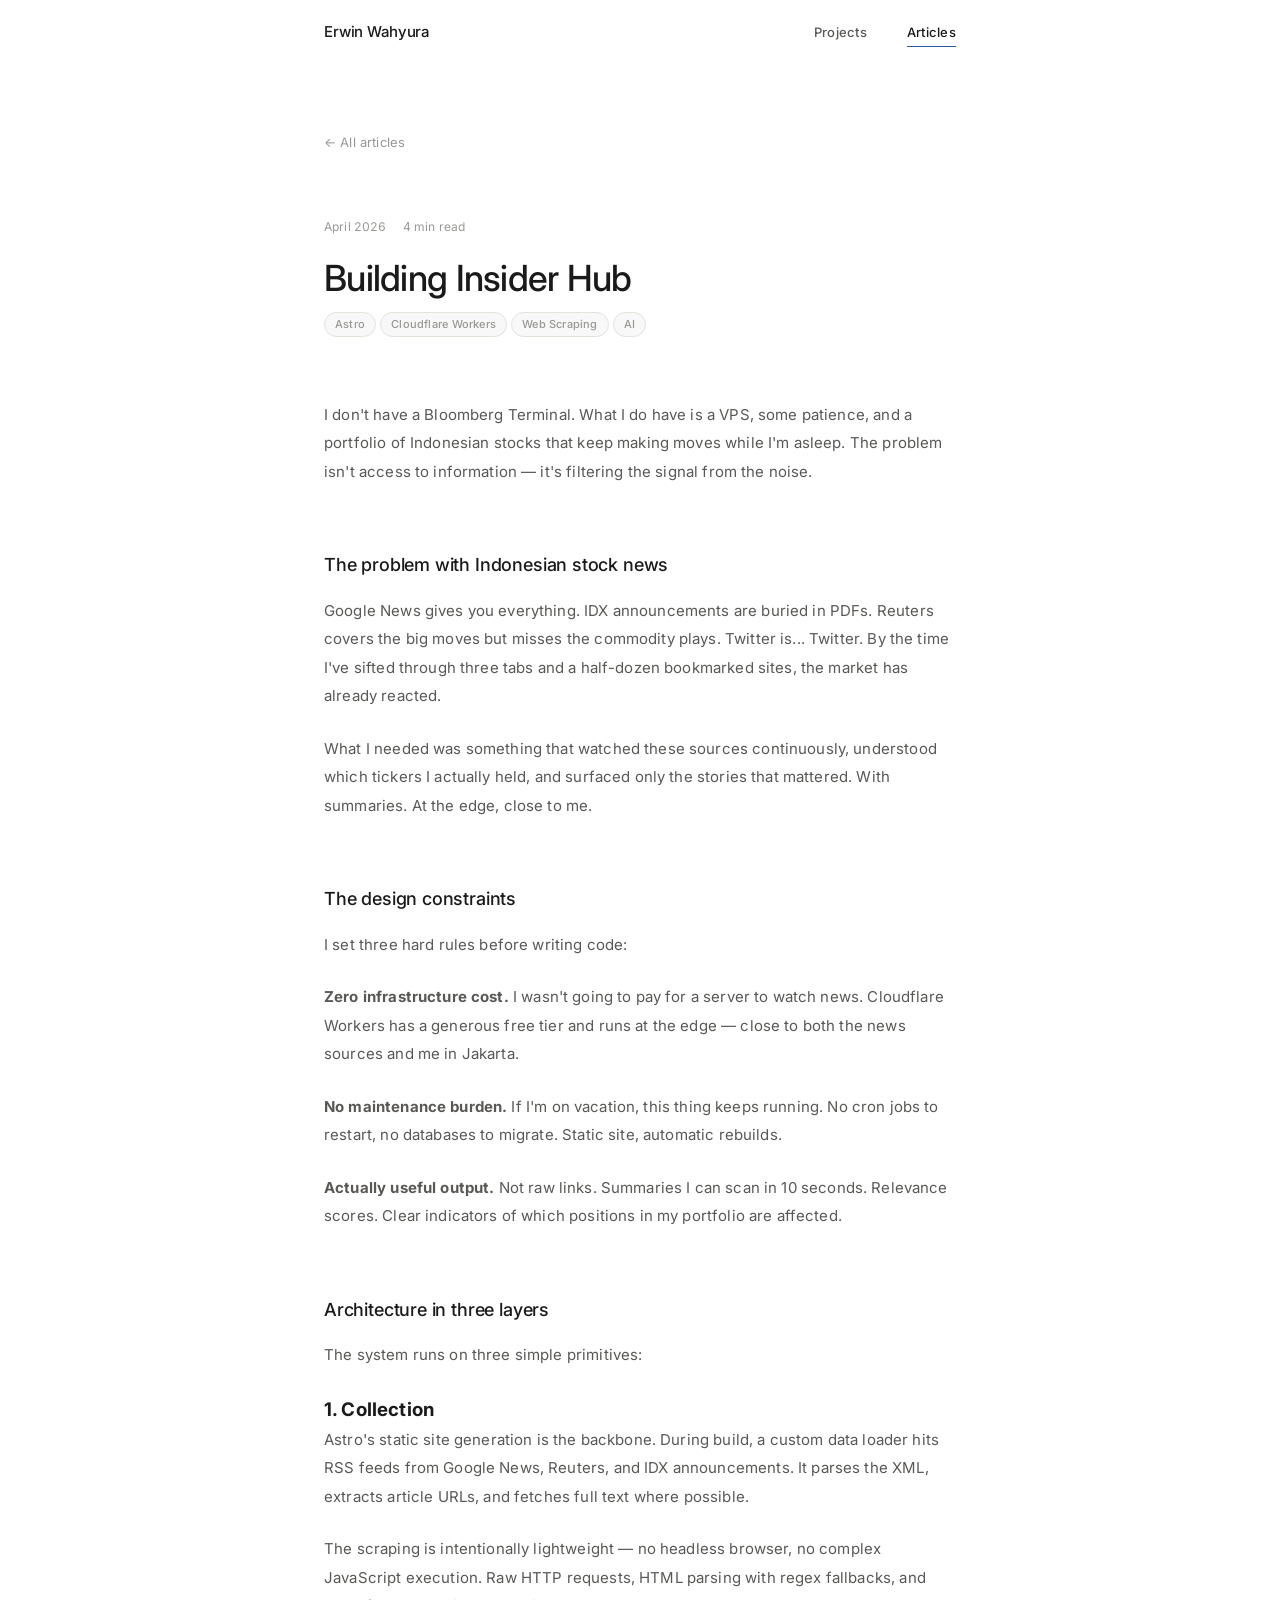
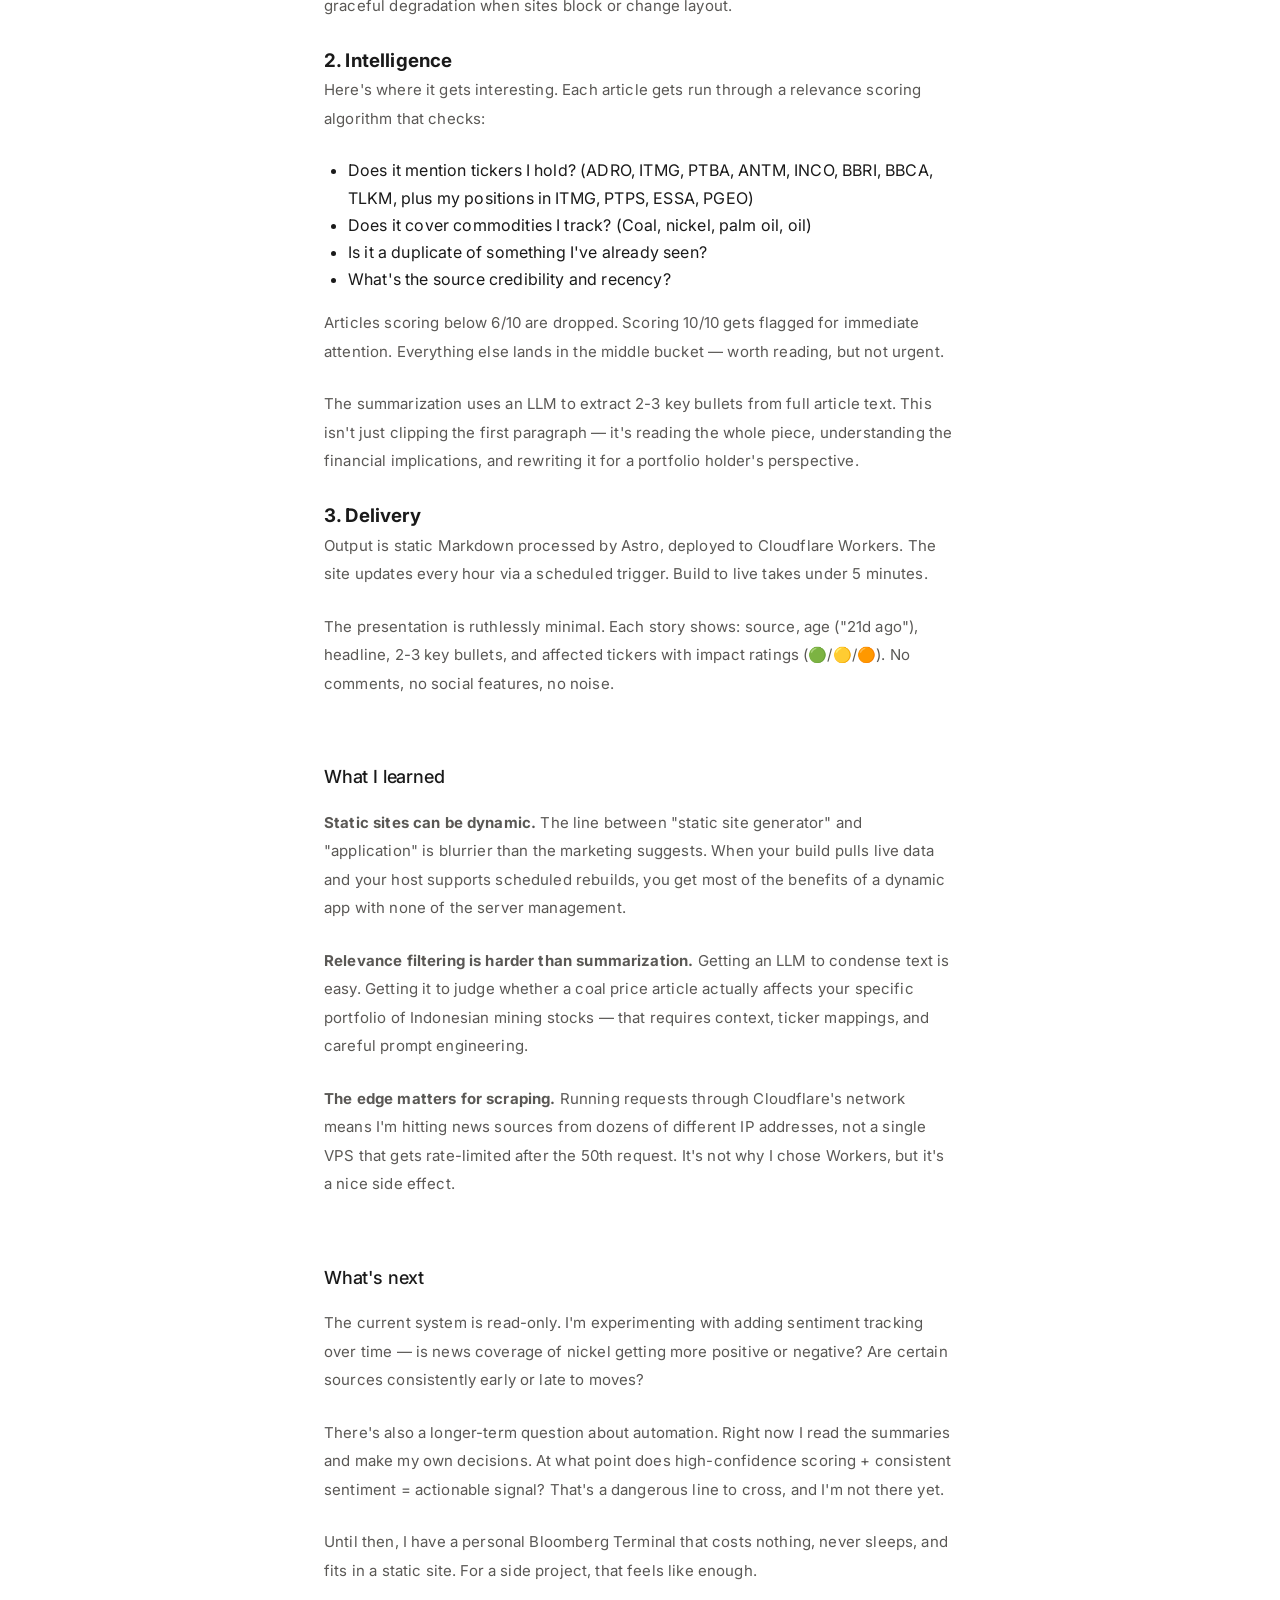
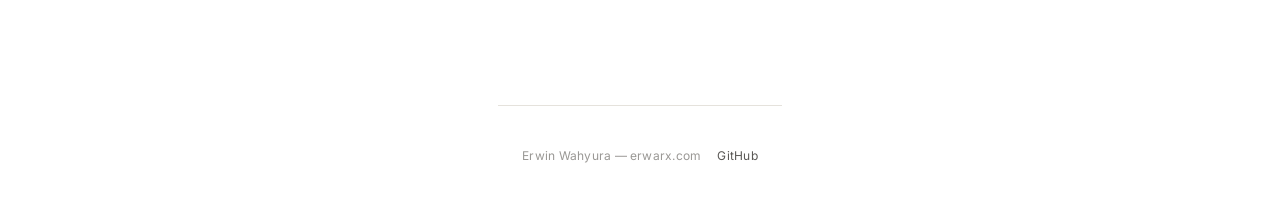
<file: articles/building-insider-hub.html>
<!DOCTYPE html>
<html lang="en">
<head>
  <meta charset="UTF-8" />
  <meta name="viewport" content="width=device-width, initial-scale=1.0" />
  <title>Building Insider Hub &mdash; Erwin Wahyura</title>
  <meta name="description" content="How I built a zero-cost financial intelligence system for Indonesian stock investing with automated scraping, AI summarization, and edge deployment." />
  <meta name="theme-color" content="#ffffff" />
  <meta property="og:title" content="Building Insider Hub — A Personal Bloomberg Terminal for $0" />
  <meta property="og:description" content="Automated scraping, AI summarization, and edge deployment for Indonesian stock intelligence." />
  <meta property="og:type" content="article" />
  <meta property="og:url" content="https://erwinwahyura.github.io/erwinwahyura/articles/building-insider-hub.html" />
  <link rel="canonical" href="https://erwinwahyura.github.io/erwinwahyura/articles/building-insider-hub.html" />
  <link rel="icon" href="data:image/svg+xml,<svg xmlns='http://www.w3.org/2000/svg' viewBox='0 0 100 100'><text y='.9em' font-size='90'>🎋</text></svg>" />
  <link rel="preconnect" href="https://fonts.googleapis.com" />
  <link rel="preconnect" href="https://fonts.gstatic.com" crossorigin />
  <link href="https://fonts.googleapis.com/css2?family=Inter:wght@400;500;600&display=swap" rel="stylesheet" />
  <link rel="stylesheet" href="../style.css" />
</head>
<body>

  <header class="site-header">
    <nav class="nav">
      <a href="../index.html" class="nav-logo">Erwin Wahyura</a>
      <div class="nav-links">
        <a href="../projects.html">Projects</a>
        <a href="../articles.html" class="active">Articles</a>
      </div>
    </nav>
  </header>

  <main>
    <article class="article-detail">
      <a href="../articles.html" class="article-detail-back">&larr; All articles</a>

      <div class="article-detail-meta">
        <span class="article-detail-date">April 2026</span>
        <span class="article-detail-read-time">4 min read</span>
      </div>

      <h1>Building Insider Hub</h1>

      <div class="article-detail-tags">
        <span>Astro</span>
        <span>Cloudflare Workers</span>
        <span>Web Scraping</span>
        <span>AI</span>
      </div>

      <div class="article-body">
        <p>I don't have a Bloomberg Terminal. What I do have is a VPS, some patience, and a portfolio of Indonesian stocks that keep making moves while I'm asleep. The problem isn't access to information — it's filtering the signal from the noise.</p>

        <h2>The problem with Indonesian stock news</h2>
        <p>Google News gives you everything. IDX announcements are buried in PDFs. Reuters covers the big moves but misses the commodity plays. Twitter is... Twitter. By the time I've sifted through three tabs and a half-dozen bookmarked sites, the market has already reacted.</p>
        <p>What I needed was something that watched these sources continuously, understood which tickers I actually held, and surfaced only the stories that mattered. With summaries. At the edge, close to me.</p>

        <h2>The design constraints</h2>
        <p>I set three hard rules before writing code:</p>
        <p><strong>Zero infrastructure cost.</strong> I wasn't going to pay for a server to watch news. Cloudflare Workers has a generous free tier and runs at the edge — close to both the news sources and me in Jakarta.</p>
        <p><strong>No maintenance burden.</strong> If I'm on vacation, this thing keeps running. No cron jobs to restart, no databases to migrate. Static site, automatic rebuilds.</p>
        <p><strong>Actually useful output.</strong> Not raw links. Summaries I can scan in 10 seconds. Relevance scores. Clear indicators of which positions in my portfolio are affected.</p>

        <h2>Architecture in three layers</h2>
        <p>The system runs on three simple primitives:</p>

        <h3>1. Collection</h3>
        <p>Astro's static site generation is the backbone. During build, a custom data loader hits RSS feeds from Google News, Reuters, and IDX announcements. It parses the XML, extracts article URLs, and fetches full text where possible.</p>
        <p>The scraping is intentionally lightweight — no headless browser, no complex JavaScript execution. Raw HTTP requests, HTML parsing with regex fallbacks, and graceful degradation when sites block or change layout.</p>

        <h3>2. Intelligence</h3>
        <p>Here's where it gets interesting. Each article gets run through a relevance scoring algorithm that checks:</p>
        <ul style="margin-left: 1.5rem; margin-bottom: 1rem;">
          <li>Does it mention tickers I hold? (ADRO, ITMG, PTBA, ANTM, INCO, BBRI, BBCA, TLKM, plus my positions in ITMG, PTPS, ESSA, PGEO)</li>
          <li>Does it cover commodities I track? (Coal, nickel, palm oil, oil)</li>
          <li>Is it a duplicate of something I've already seen?</li>
          <li>What's the source credibility and recency?</li>
        </ul>
        <p>Articles scoring below 6/10 are dropped. Scoring 10/10 gets flagged for immediate attention. Everything else lands in the middle bucket — worth reading, but not urgent.</p>
        <p>The summarization uses an LLM to extract 2-3 key bullets from full article text. This isn't just clipping the first paragraph — it's reading the whole piece, understanding the financial implications, and rewriting it for a portfolio holder's perspective.</p>

        <h3>3. Delivery</h3>
        <p>Output is static Markdown processed by Astro, deployed to Cloudflare Workers. The site updates every hour via a scheduled trigger. Build to live takes under 5 minutes.</p>
        <p>The presentation is ruthlessly minimal. Each story shows: source, age ("21d ago"), headline, 2-3 key bullets, and affected tickers with impact ratings (🟢/🟡/🟠). No comments, no social features, no noise.</p>

        <h2>What I learned</h2>
        <p><strong>Static sites can be dynamic.</strong> The line between "static site generator" and "application" is blurrier than the marketing suggests. When your build pulls live data and your host supports scheduled rebuilds, you get most of the benefits of a dynamic app with none of the server management.</p>
        <p><strong>Relevance filtering is harder than summarization.</strong> Getting an LLM to condense text is easy. Getting it to judge whether a coal price article actually affects your specific portfolio of Indonesian mining stocks — that requires context, ticker mappings, and careful prompt engineering.</p>
        <p><strong>The edge matters for scraping.</strong> Running requests through Cloudflare's network means I'm hitting news sources from dozens of different IP addresses, not a single VPS that gets rate-limited after the 50th request. It's not why I chose Workers, but it's a nice side effect.</p>

        <h2>What's next</h2>
        <p>The current system is read-only. I'm experimenting with adding sentiment tracking over time — is news coverage of nickel getting more positive or negative? Are certain sources consistently early or late to moves?</p>
        <p>There's also a longer-term question about automation. Right now I read the summaries and make my own decisions. At what point does high-confidence scoring + consistent sentiment = actionable signal? That's a dangerous line to cross, and I'm not there yet.</p>

        <p>Until then, I have a personal Bloomberg Terminal that costs nothing, never sleeps, and fits in a static site. For a side project, that feels like enough.</p>
      </div>
    </article>
  </main>

  <footer class="site-footer">
    <span>Erwin Wahyura &mdash; erwarx.com</span>
    <a href="https://github.com/erwinwahyura" target="_blank" rel="noopener noreferrer">GitHub</a>
  </footer>

</body>
</html>
</file>
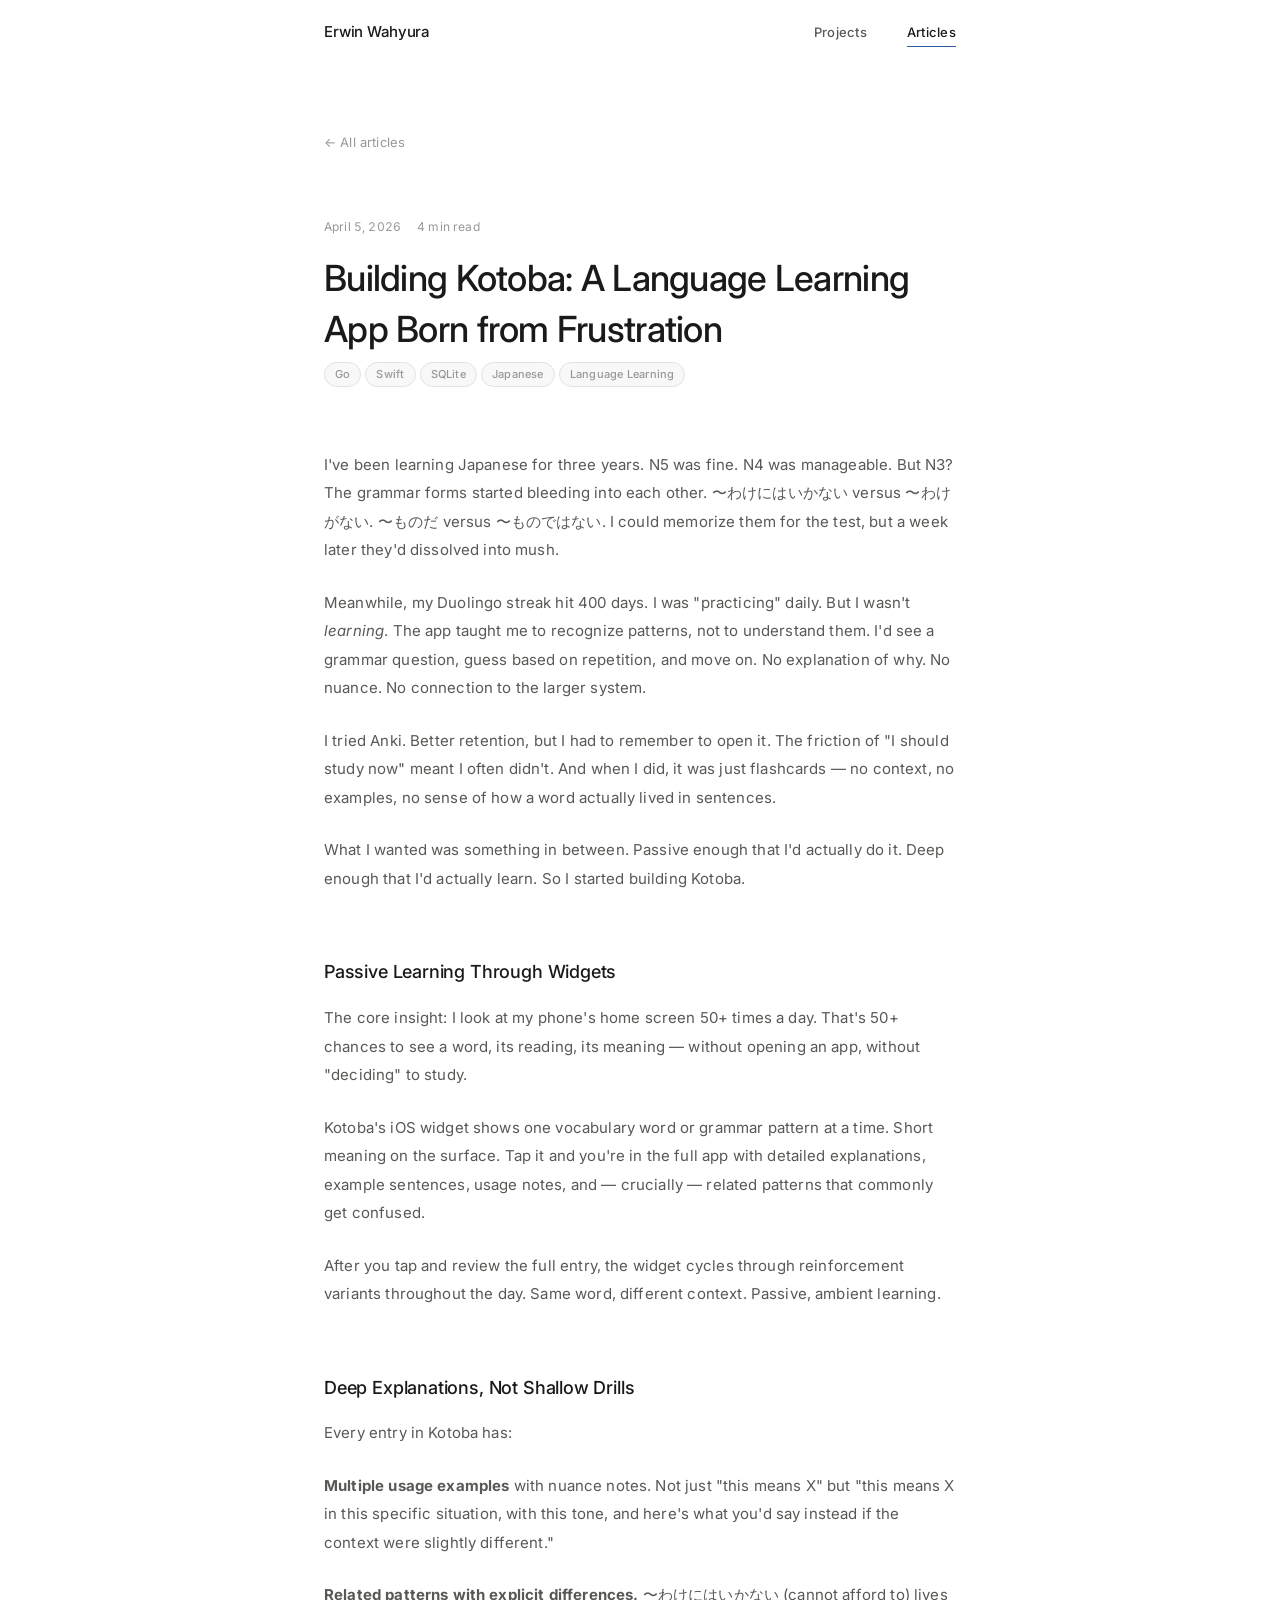
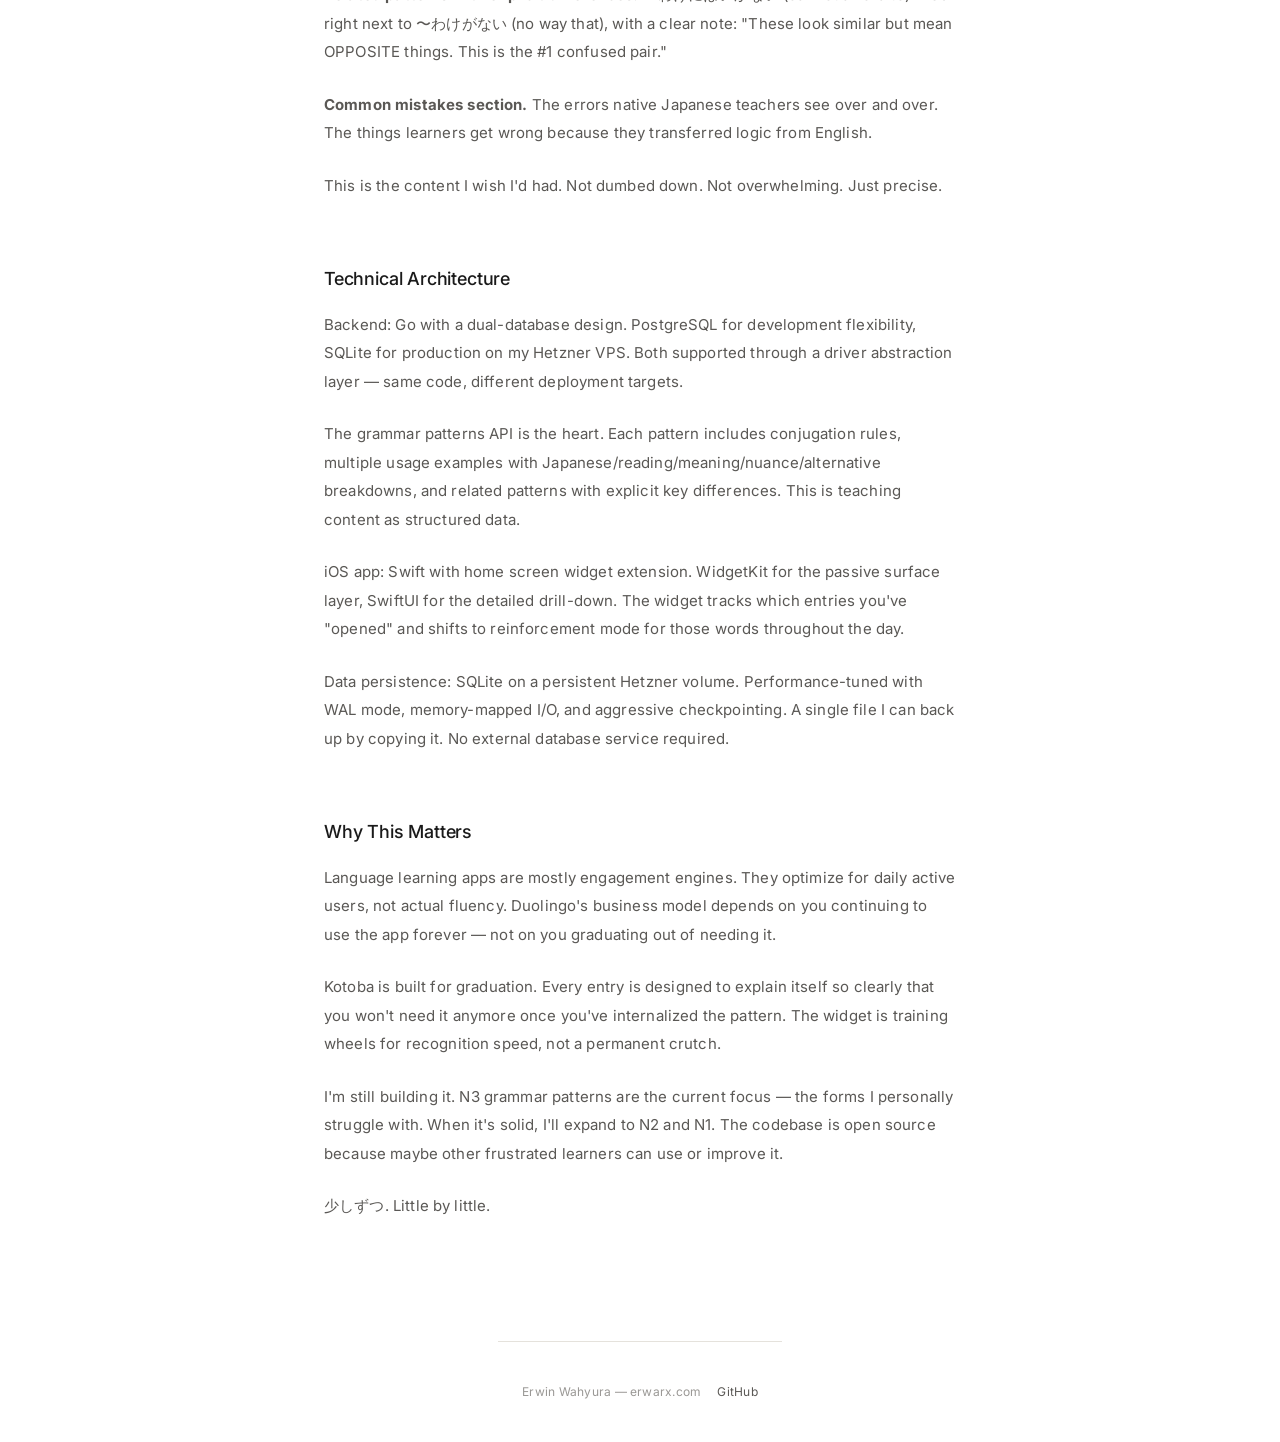
<file: articles/building-kotoba.html>
<!DOCTYPE html>
<html lang="en">
<head>
  <meta charset="UTF-8" />
  <meta name="viewport" content="width=device-width, initial-scale=1.0" />
  <title>Building Kotoba: A Language Learning App Born from Frustration &mdash; Erwin Wahyura</title>
  <meta name="description" content="After years of Duolingo streaks without retention, I built a Japanese vocabulary app with deep explanations, grammar patterns, and home screen widgets. The tool I wished I had for N3." />
  <meta name="theme-color" content="#ffffff" />
  <meta property="og:title" content="Building Kotoba: A Language Learning App Born from Frustration" />
  <meta property="og:description" content="After years of Duolingo streaks without retention, I built the Japanese learning tool I actually needed." />
  <meta property="og:type" content="article" />
  <meta property="og:url" content="https://erwinwahyura.github.io/erwinwahyura/articles/building-kotoba.html" />
  <link rel="canonical" href="https://erwinwahyura.github.io/erwinwahyura/articles/building-kotoba.html" />
  <link rel="icon" href="data:image/svg+xml,<svg xmlns='http://www.w3.org/2000/svg' viewBox='0 0 100 100'><text y='.9em' font-size='90'>🎋</text></svg>" />
  <link rel="preconnect" href="https://fonts.googleapis.com" />
  <link rel="preconnect" href="https://fonts.gstatic.com" crossorigin />
  <link href="https://fonts.googleapis.com/css2?family=Inter:wght@400;500;600&display=swap" rel="stylesheet" />
  <link rel="stylesheet" href="../style.css" />
</head>
<body>

  <header class="site-header">
    <nav class="nav">
      <a href="../index.html" class="nav-logo">Erwin Wahyura</a>
      <div class="nav-links">
        <a href="../projects.html">Projects</a>
        <a href="../articles.html" class="active">Articles</a>
      </div>
    </nav>
  </header>

  <main>
    <article class="article-detail">
      <a href="../articles.html" class="article-detail-back">&larr; All articles</a>

      <div class="article-detail-meta">
        <span class="article-detail-date">April 5, 2026</span>
        <span class="article-detail-read-time">4 min read</span>
      </div>

      <h1>Building Kotoba: A Language Learning App Born from Frustration</h1>

      <div class="article-detail-tags">
        <span>Go</span>
        <span>Swift</span>
        <span>SQLite</span>
        <span>Japanese</span>
        <span>Language Learning</span>
      </div>

      <div class="article-body">
        <p>I've been learning Japanese for three years. N5 was fine. N4 was manageable. But N3? The grammar forms started bleeding into each other. 〜わけにはいかない versus 〜わけがない. 〜ものだ versus 〜ものではない. I could memorize them for the test, but a week later they'd dissolved into mush.</p>

        <p>Meanwhile, my Duolingo streak hit 400 days. I was "practicing" daily. But I wasn't <em>learning</em>. The app taught me to recognize patterns, not to understand them. I'd see a grammar question, guess based on repetition, and move on. No explanation of why. No nuance. No connection to the larger system.</p>

        <p>I tried Anki. Better retention, but I had to remember to open it. The friction of "I should study now" meant I often didn't. And when I did, it was just flashcards — no context, no examples, no sense of how a word actually lived in sentences.</p>

        <p>What I wanted was something in between. Passive enough that I'd actually do it. Deep enough that I'd actually learn. So I started building Kotoba.</p>

        <h2>Passive Learning Through Widgets</h2>

        <p>The core insight: I look at my phone's home screen 50+ times a day. That's 50+ chances to see a word, its reading, its meaning — without opening an app, without "deciding" to study.</p>

        <p>Kotoba's iOS widget shows one vocabulary word or grammar pattern at a time. Short meaning on the surface. Tap it and you're in the full app with detailed explanations, example sentences, usage notes, and — crucially — related patterns that commonly get confused.</p>

        <p>After you tap and review the full entry, the widget cycles through reinforcement variants throughout the day. Same word, different context. Passive, ambient learning.</p>

        <h2>Deep Explanations, Not Shallow Drills</h2>

        <p>Every entry in Kotoba has:</p>

        <p><strong>Multiple usage examples</strong> with nuance notes. Not just "this means X" but "this means X in this specific situation, with this tone, and here's what you'd say instead if the context were slightly different."</p>

        <p><strong>Related patterns with explicit differences.</strong> 〜わけにはいかない (cannot afford to) lives right next to 〜わけがない (no way that), with a clear note: "These look similar but mean OPPOSITE things. This is the #1 confused pair."</p>

        <p><strong>Common mistakes section.</strong> The errors native Japanese teachers see over and over. The things learners get wrong because they transferred logic from English.</p>

        <p>This is the content I wish I'd had. Not dumbed down. Not overwhelming. Just precise.</p>

        <h2>Technical Architecture</h2>

        <p>Backend: Go with a dual-database design. PostgreSQL for development flexibility, SQLite for production on my Hetzner VPS. Both supported through a driver abstraction layer — same code, different deployment targets.</p>

        <p>The grammar patterns API is the heart. Each pattern includes conjugation rules, multiple usage examples with Japanese/reading/meaning/nuance/alternative breakdowns, and related patterns with explicit key differences. This is teaching content as structured data.</p>

        <p>iOS app: Swift with home screen widget extension. WidgetKit for the passive surface layer, SwiftUI for the detailed drill-down. The widget tracks which entries you've "opened" and shifts to reinforcement mode for those words throughout the day.</p>

        <p>Data persistence: SQLite on a persistent Hetzner volume. Performance-tuned with WAL mode, memory-mapped I/O, and aggressive checkpointing. A single file I can back up by copying it. No external database service required.</p>

        <h2>Why This Matters</h2>

        <p>Language learning apps are mostly engagement engines. They optimize for daily active users, not actual fluency. Duolingo's business model depends on you continuing to use the app forever — not on you graduating out of needing it.</p>

        <p>Kotoba is built for graduation. Every entry is designed to explain itself so clearly that you won't need it anymore once you've internalized the pattern. The widget is training wheels for recognition speed, not a permanent crutch.</p>

        <p>I'm still building it. N3 grammar patterns are the current focus — the forms I personally struggle with. When it's solid, I'll expand to N2 and N1. The codebase is open source because maybe other frustrated learners can use or improve it.</p>

        <p>少しずつ. Little by little.</p>
      </div>

    </article>
  </main>

  <footer class="site-footer">
    <span>Erwin Wahyura &mdash; erwarx.com</span>
    <a href="https://github.com/erwinwahyura" target="_blank" rel="noopener noreferrer">GitHub</a>
  </footer>

</body>
</html>
</file>
<file: style.css>
*, *::before, *::after {
  box-sizing: border-box;
  margin: 0;
  padding: 0;
}

/* ─────────────────────────────────────────────────────────────────
   Design System: Japanese Minimalism
   Ma (間) — Negative space, breathing room
   Kanso (簡素) — Simplicity, elimination of clutter
   Shibui (渋い) — Subtle, understated elegance
   ───────────────────────────────────────────────────────────────── */

:root {
  /* Neutral palette — clean white */
  --bg: #ffffff;
  --surface: #f8f8f8;
  --surface-hover: #f0f0f0;
  --border: #e5e2dc;
  --border-subtle: #f0ede8;
  
  /* Text — ink-like depth */
  --text: #1a1a1a;
  --text-2: #5a5855;
  --text-3: #9a9895;
  
  /* Accent — deeper, less saturated */
  --accent: #2c5aa0;
  --accent-hover: #1a3d6e;
  --accent-subtle: #e8eef5;
  
  /* Spacing — generous ma (間) */
  --space-xs: 0.25rem;   /* 4px */
  --space-sm: 0.5rem;    /* 8px */
  --space-md: 1rem;      /* 16px */
  --space-lg: 1.5rem;    /* 24px */
  --space-xl: 2.5rem;    /* 40px */
  --space-2xl: 4rem;     /* 64px */
  --space-3xl: 6rem;     /* 96px */
  
  --max-w: 680px;
  --radius: 6px;
  
  /* Typography — vertical rhythm + character spacing */
  --font: 'Inter', -apple-system, BlinkMacSystemFont, sans-serif;
  --leading-tight: 1.4;
  --leading-normal: 1.7;
  --leading-relaxed: 1.9;
  
  /* Tracking (letter-spacing) for readability */
  --tracking-tight: -0.02em;     /* Large display text only */
  --tracking-normal: 0.01em;     /* Body text — slightly wider for readability */
  --tracking-wide: 0.02em;        /* Small text, captions */
  --tracking-wider: 0.04em;      /* Labels, uppercase (optical compensation) */
}

html {
  font-size: 16px;
  -webkit-font-smoothing: antialiased;
  -moz-osx-font-smoothing: grayscale;
}

body {
  font-family: var(--font);
  background: var(--bg);
  color: var(--text);
  line-height: var(--leading-normal);
  letter-spacing: var(--tracking-normal);  /* Slightly wider character spacing */
  min-height: 100vh;
  display: flex;
  flex-direction: column;
}

a {
  color: inherit;
  text-decoration: none;
}

/* ── Nav — floating, breathing ── */
.site-header {
  position: sticky;
  top: 0;
  z-index: 10;
  background: rgba(255, 255, 255, 0.85);
  backdrop-filter: blur(8px);
  -webkit-backdrop-filter: blur(8px);
}

.nav {
  max-width: var(--max-w);
  margin: 0 auto;
  padding: 0 var(--space-lg);
  height: 64px;
  display: flex;
  align-items: center;
  justify-content: space-between;
}

.nav-logo {
  font-size: 0.9375rem;
  font-weight: 500;
  letter-spacing: -0.01em;
  color: var(--text);
}

.nav-links {
  display: flex;
  gap: var(--space-xl);
}

.nav-links a {
  font-size: 0.8125rem;
  font-weight: 500;
  letter-spacing: var(--tracking-wide);
  color: var(--text-2);
  position: relative;
  transition: color 0.2s ease;
}

.nav-links a::after {
  content: '';
  position: absolute;
  bottom: -4px;
  left: 0;
  width: 100%;
  height: 1px;
  background: var(--accent);
  transform: scaleX(0);
  transform-origin: center;
  transition: transform 0.25s ease;
}

.nav-links a:hover,
.nav-links a.active {
  color: var(--text);
}

.nav-links a:hover::after,
.nav-links a.active::after {
  transform: scaleX(1);
}

/* ── Main layout — generous ma ── */
main {
  max-width: var(--max-w);
  margin: 0 auto;
  padding: 0 var(--space-lg);
  flex: 1;
}

/* ── Hero — deliberate asymmetry ── */
.hero {
  padding: var(--space-3xl) 0 var(--space-2xl);
}

.hero-label {
  font-size: 0.75rem;
  font-weight: 500;
  letter-spacing: var(--tracking-wider);
  text-transform: uppercase;
  color: var(--text-3);
  margin-bottom: var(--space-md);
}

.hero-name {
  font-size: clamp(2.25rem, 6vw, 3.5rem);
  font-weight: 500;
  letter-spacing: -0.03em;
  line-height: var(--leading-tight);
  color: var(--text);
  margin-bottom: var(--space-lg);
}

.hero-bio {
  font-size: 1.0625rem;
  color: var(--text-2);
  max-width: 480px;
  line-height: var(--leading-relaxed);
  letter-spacing: var(--tracking-normal);
  margin-bottom: var(--space-xl);
}

.hero-links {
  display: flex;
  gap: var(--space-lg);
  flex-wrap: wrap;
}

.hero-links a {
  font-size: 0.875rem;
  font-weight: 500;
  color: var(--accent);
  padding: var(--space-sm) 0;
  position: relative;
  transition: color 0.2s ease;
}

.hero-links a::after {
  content: '';
  position: absolute;
  bottom: 2px;
  left: 0;
  width: 100%;
  height: 1px;
  background: currentColor;
  transform: scaleX(0);
  transform-origin: right;
  transition: transform 0.3s cubic-bezier(0.4, 0, 0.2, 1);
}

.hero-links a:hover {
  color: var(--accent-hover);
}

.hero-links a:hover::after {
  transform: scaleX(1);
  transform-origin: left;
}

/* ── Section — clear separation with ma ── */
.section {
  padding: var(--space-2xl) 0;
  border-top: 1px solid var(--border);
}

.section-head {
  display: flex;
  align-items: baseline;
  justify-content: space-between;
  margin-bottom: var(--space-xl);
}

.section-label {
  font-size: 0.6875rem;
  font-weight: 500;
  letter-spacing: var(--tracking-wider);
  text-transform: uppercase;
  color: var(--text-3);
}

.section-count {
  font-weight: 400;
  color: var(--text-3);
  opacity: 0.7;
}

.section-more {
  font-size: 0.8125rem;
  color: var(--text-2);
  transition: color 0.2s ease;
}

.section-more:hover {
  color: var(--accent);
}

/* ── Project cards — subtle elevation on interaction ── */
.project-list {
  display: flex;
  flex-direction: column;
}

.project-card {
  display: block;
  padding: var(--space-lg) var(--space-md);
  margin: 0 calc(-1 * var(--space-md));
  border-radius: var(--radius);
  transition: background-color 0.2s ease, transform 0.2s ease;
}

.project-card:hover {
  background: var(--surface);
  transform: translateX(4px);
}

.project-card-top {
  display: flex;
  align-items: center;
  gap: var(--space-sm);
  margin-bottom: var(--space-xs);
}

.project-title {
  font-size: 0.9375rem;
  font-weight: 500;
  color: var(--text);
}

.project-desc {
  font-size: 0.875rem;
  color: var(--text-2);
  line-height: var(--leading-normal);
  letter-spacing: var(--tracking-normal);
  margin-bottom: var(--space-sm);
}

.project-tags {
  display: flex;
  flex-wrap: wrap;
  gap: var(--space-xs);
}

.project-tags span {
  font-size: 0.6875rem;
  font-weight: 500;
  color: var(--text-3);
  background: var(--border-subtle);
  padding: 2px 8px;
  border-radius: 100px;
  letter-spacing: var(--tracking-wide);
}

/* ── Badges — reduced visual weight ── */
.badge {
  font-size: 0.625rem;
  font-weight: 600;
  letter-spacing: var(--tracking-wider);
  text-transform: uppercase;
  padding: 2px 6px;
  border-radius: 4px;
}

.badge-progress {
  background: transparent;
  color: #b8860b;
  border: 1px solid #d4b668;
}

.badge-beta {
  background: transparent;
  color: var(--accent);
  border: 1px solid #a8c4e8;
}

.badge-done {
  background: transparent;
  color: #4a7c59;
  border: 1px solid #8fbc8f;
}

.badge-live {
  background: transparent;
  color: #6b5b95;
  border: 1px solid #b8a9c9;
}

/* ── Article list — horizontal breathing room ── */
.article-list {
  display: flex;
  flex-direction: column;
}

.article-row {
  display: flex;
  align-items: baseline;
  justify-content: space-between;
  gap: var(--space-lg);
  padding: var(--space-md) 0;
  border-bottom: 1px solid var(--border);
  transition: all 0.2s ease;
}

.article-row:first-child {
  border-top: 1px solid var(--border);
}

.article-row:hover {
  padding-left: var(--space-sm);
  color: var(--accent);
}

.article-row:hover .article-title {
  color: var(--accent);
}

.article-title {
  font-size: 0.9375rem;
  color: var(--text);
  flex: 1;
  min-width: 0;
  transition: color 0.2s ease;
}

.article-meta {
  font-size: 0.75rem;
  color: var(--text-3);
  white-space: nowrap;
  flex-shrink: 0;
  font-variant-numeric: tabular-nums;
}

/* ── Projects page — spacious grid ── */
.page-header {
  padding: var(--space-2xl) 0 var(--space-xl);
}

.page-header h1 {
  font-size: clamp(1.5rem, 4vw, 2rem);
  font-weight: 500;
  letter-spacing: -0.02em;
  line-height: var(--leading-tight);
  margin-bottom: var(--space-sm);
}

.page-header p {
  font-size: 0.9375rem;
  color: var(--text-2);
  letter-spacing: var(--tracking-normal);
}

.projects-grid {
  display: flex;
  flex-direction: column;
  gap: var(--space-lg);
  margin-bottom: var(--space-3xl);
}

.project-item {
  padding: var(--space-xl) var(--space-lg);
  border: 1px solid var(--border);
  border-radius: var(--radius);
  transition: border-color 0.2s ease, background-color 0.2s ease;
}

.project-item:hover {
  border-color: var(--text-3);
  background: var(--surface);
}

.project-item-head {
  display: flex;
  align-items: center;
  gap: var(--space-sm);
  margin-bottom: var(--space-sm);
}

.project-item-title {
  font-size: 1rem;
  font-weight: 500;
  letter-spacing: -0.01em;
}

.project-item-year {
  font-size: 0.75rem;
  color: var(--text-3);
  margin-left: auto;
  font-variant-numeric: tabular-nums;
}

.project-item-desc {
  font-size: 0.875rem;
  color: var(--text-2);
  line-height: var(--leading-normal);
  letter-spacing: var(--tracking-normal);
  margin-bottom: var(--space-md);
}

.project-item-tags {
  display: flex;
  flex-wrap: wrap;
  gap: var(--space-xs);
  margin-bottom: var(--space-md);
}

.project-item-tags span {
  font-size: 0.6875rem;
  font-weight: 500;
  color: var(--text-3);
  background: var(--border-subtle);
  padding: 2px 8px;
  border-radius: 100px;
  letter-spacing: var(--tracking-wide);
}

.project-item-links {
  display: flex;
  gap: var(--space-md);
}

.project-item-links a {
  font-size: 0.8125rem;
  font-weight: 500;
  color: var(--accent);
  position: relative;
  transition: color 0.2s ease;
}

.project-item-links a::after {
  content: '';
  position: absolute;
  bottom: -2px;
  left: 0;
  width: 100%;
  height: 1px;
  background: currentColor;
  transform: scaleX(0);
  transform-origin: right;
  transition: transform 0.25s ease;
}

.project-item-links a:hover {
  color: var(--accent-hover);
}

.project-item-links a:hover::after {
  transform: scaleX(1);
  transform-origin: left;
}

/* ── Articles page ── */
.articles-list {
  padding-bottom: var(--space-3xl);
}

.articles-group {
  margin-bottom: var(--space-2xl);
}

.articles-year {
  font-size: 0.6875rem;
  font-weight: 500;
  letter-spacing: var(--tracking-wider);
  text-transform: uppercase;
  color: var(--text-3);
  margin-bottom: var(--space-xs);
  padding-bottom: var(--space-md);
  border-bottom: 1px solid var(--border);
}

.article-item {
  display: block;
  padding: var(--space-lg) 0;
  border-bottom: 1px solid var(--border);
  transition: padding-left 0.2s ease;
}

.article-item:hover {
  padding-left: var(--space-sm);
}

.article-item:hover .article-item-title {
  color: var(--accent);
}

.article-item-tag {
  font-size: 0.6875rem;
  color: var(--text-3);
  margin-bottom: var(--space-xs);
  text-transform: uppercase;
  letter-spacing: var(--tracking-wide);
}

.article-item-title {
  font-size: 0.9375rem;
  font-weight: 500;
  color: var(--text);
  margin-bottom: var(--space-xs);
  transition: color 0.2s ease;
}

.article-item-excerpt {
  font-size: 0.8125rem;
  color: var(--text-2);
  line-height: var(--leading-normal);
  letter-spacing: var(--tracking-normal);
}

/* ── Article detail ── */
.article-detail {
  padding: var(--space-2xl) 0 var(--space-3xl);
}

.article-detail-back {
  font-size: 0.8125rem;
  color: var(--text-3);
  display: inline-flex;
  align-items: center;
  gap: 6px;
  margin-bottom: var(--space-2xl);
  transition: color 0.2s ease;
}

.article-detail-back:hover {
  color: var(--accent);
}

.article-detail-meta {
  display: flex;
  align-items: center;
  gap: var(--space-md);
  margin-bottom: var(--space-md);
  flex-wrap: wrap;
}

.article-detail-series {
  font-size: 0.75rem;
  font-weight: 500;
  color: var(--accent);
}

.article-detail-date {
  font-size: 0.75rem;
  color: var(--text-3);
  font-variant-numeric: tabular-nums;
}

.article-detail-read-time {
  font-size: 0.75rem;
  color: var(--text-3);
}

.article-detail h1 {
  font-size: clamp(1.5rem, 4vw, 2.25rem);
  font-weight: 500;
  letter-spacing: -0.02em;
  line-height: var(--leading-tight);
  margin-bottom: var(--space-sm);
}

.article-detail-tags {
  display: flex;
  gap: var(--space-xs);
  flex-wrap: wrap;
  margin-bottom: var(--space-2xl);
}

.article-detail-tags span {
  font-size: 0.6875rem;
  font-weight: 500;
  letter-spacing: var(--tracking-wide);
  color: var(--text-3);
  background: var(--surface);
  border: 1px solid var(--border);
  padding: 2px 10px;
  border-radius: 100px;
}

.article-cover {
  width: 100%;
  aspect-ratio: 2 / 1;
  object-fit: cover;
  border-radius: var(--radius);
  margin-bottom: var(--space-2xl);
  background: var(--surface);
}

.article-body h2 {
  font-size: 1.125rem;
  font-weight: 500;
  letter-spacing: -0.01em;
  margin: var(--space-2xl) 0 var(--space-md);
  color: var(--text);
}

.article-body p {
  font-size: 0.9375rem;
  color: var(--text-2);
  line-height: var(--leading-relaxed);
  letter-spacing: var(--tracking-normal);
  margin-bottom: var(--space-lg);
}

.article-body figure {
  margin: var(--space-xl) 0;
}

.article-body figure img {
  width: 100%;
  border-radius: var(--radius);
  display: block;
}

.article-body figcaption {
  font-size: 0.75rem;
  color: var(--text-3);
  text-align: center;
  letter-spacing: var(--tracking-wide);
  margin-top: var(--space-sm);
}

.specimen-grid {
  display: grid;
  grid-template-columns: repeat(3, 1fr);
  gap: var(--space-lg);
  margin: var(--space-xl) 0 var(--space-2xl);
}

.specimen-grid figure {
  margin: 0;
}

.specimen-grid img {
  width: 100%;
  aspect-ratio: 3 / 4;
  object-fit: cover;
  border-radius: var(--radius);
  display: block;
  background: var(--surface);
}

.specimen-grid figcaption {
  font-size: 0.75rem;
  color: var(--text-3);
  text-align: center;
  letter-spacing: var(--tracking-wide);
  line-height: var(--leading-normal);
  margin-top: var(--space-sm);
}

.specimen-grid figcaption em {
  color: var(--text-2);
  font-style: italic;
}

@media (max-width: 640px) {
  .specimen-grid {
    grid-template-columns: repeat(2, 1fr);
    gap: var(--space-md);
  }
}

.series-nav {
  margin-top: var(--space-2xl);
  padding-top: var(--space-xl);
  border-top: 1px solid var(--border);
}

.series-nav-label {
  font-size: 0.6875rem;
  font-weight: 500;
  letter-spacing: var(--tracking-wider);
  text-transform: uppercase;
  color: var(--text-3);
  margin-bottom: var(--space-md);
}

.series-nav-list {
  display: flex;
  flex-direction: column;
  gap: var(--space-xs);
}

.series-nav-item {
  display: block;
  padding: var(--space-sm) var(--space-md);
  border-radius: var(--radius);
  font-size: 0.875rem;
  color: var(--text-2);
  transition: background-color 0.2s ease, color 0.2s ease;
}

.series-nav-item:hover {
  background: var(--surface);
  color: var(--text);
}

.series-nav-item.current {
  background: var(--surface);
  color: var(--text);
  font-weight: 500;
}

/* ── Skills section ── */
.skills-grid {
  display: grid;
  grid-template-columns: repeat(auto-fit, minmax(180px, 1fr));
  gap: var(--space-xl);
  margin-bottom: var(--space-2xl);
}

.skill-category {
  padding: var(--space-lg) var(--space-md);
  border: 1px solid var(--border);
  border-radius: var(--radius);
  background: transparent;
  transition: border-color 0.2s ease, background-color 0.2s ease;
}

.skill-category:hover {
  border-color: var(--text-3);
  background: var(--surface);
}

.skill-title {
  font-size: 0.75rem;
  font-weight: 500;
  letter-spacing: var(--tracking-wider);
  text-transform: uppercase;
  color: var(--text-3);
  margin-bottom: var(--space-md);
  padding-bottom: var(--space-sm);
  border-bottom: 1px solid var(--border-subtle);
}

.skill-list {
  list-style: none;
  padding: 0;
  margin: 0;
  display: flex;
  flex-direction: column;
  gap: var(--space-xs);
}

.skill-list li {
  font-size: 0.875rem;
  color: var(--text-2);
  line-height: var(--leading-normal);
  letter-spacing: var(--tracking-normal);
  position: relative;
  padding-left: var(--space-sm);
}

.skill-list li::before {
  content: "·";
  position: absolute;
  left: 0;
  color: var(--accent);
}

@media (max-width: 640px) {
  .skills-grid {
    grid-template-columns: 1fr;
    gap: var(--space-lg);
  }
}

/* ── Footer — quieter, grounded ── */
.site-footer {
  max-width: var(--max-w);
  margin: 0 auto;
  padding: var(--space-xl) var(--space-lg);
  border-top: 1px solid var(--border);
  display: flex;
  align-items: center;
  justify-content: space-between;
  gap: var(--space-md);
  flex-wrap: wrap;
  font-size: 0.75rem;
  letter-spacing: var(--tracking-wide);
  color: var(--text-3);
}

.site-footer a {
  color: var(--text-2);
  transition: color 0.2s ease;
}

.site-footer a:hover {
  color: var(--accent);
}

/* ── Responsive — maintain breathing room ── */
@media (max-width: 640px) {
  :root {
    --space-lg: 1.25rem;
    --space-xl: 2rem;
    --space-2xl: 3rem;
    --space-3xl: 4rem;
  }

  .nav {
    height: 56px;
    padding: 0 var(--space-md);
  }

  .nav-links {
    gap: var(--space-lg);
  }

  .hero {
    padding: var(--space-2xl) 0 var(--space-xl);
  }

  .hero-bio {
    font-size: 1rem;
  }

  main {
    padding: 0 var(--space-md);
  }

  .article-row {
    flex-direction: column;
    gap: var(--space-xs);
    padding: var(--space-sm) 0;
  }

  .article-row:hover {
    padding-left: 0;
  }

  .project-item {
    padding: var(--space-lg) var(--space-md);
  }

  .site-footer {
    flex-direction: column;
    gap: var(--space-xs);
    text-align: center;
    padding: var(--space-lg) var(--space-md);
  }
}

/* ── Selection — subtle, intentional ── */
::selection {
  background: var(--accent-subtle);
  color: var(--accent);
}
</file>
